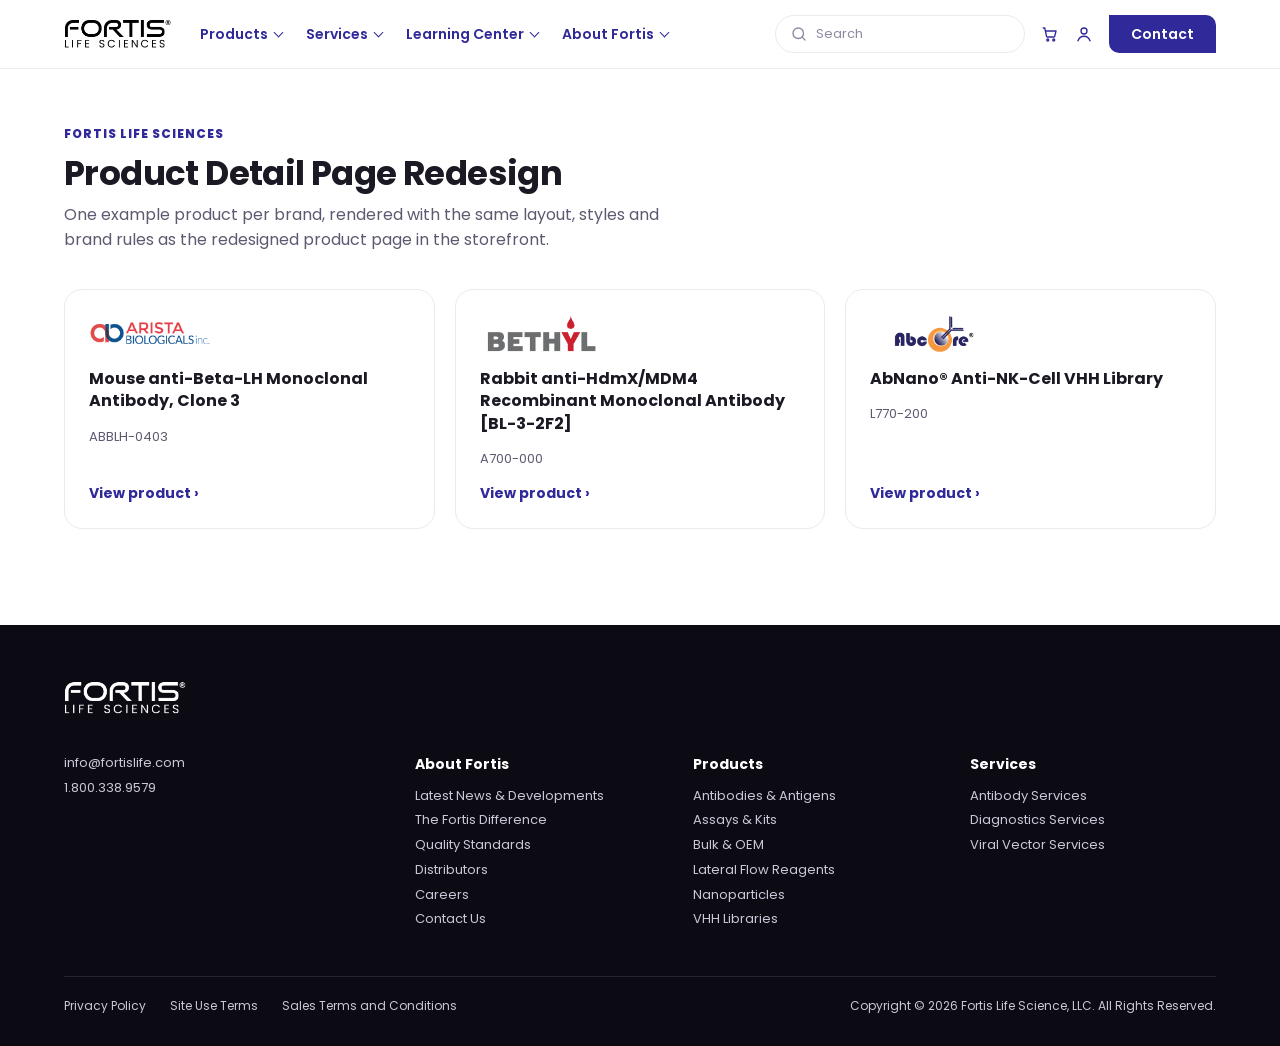
<file: index.html>
<!doctype html>
<html lang="en">
<head>
  <meta charset="utf-8" />
  <meta name="viewport" content="width=device-width, initial-scale=1" />
  <meta name="robots" content="noindex" />
  <title>Fortis Product Pages</title>
  <meta name="description" content="Product detail pages for Arista, Bethyl and AbCore." />
  <link rel="preconnect" href="https://fonts.googleapis.com" />
  <link rel="preconnect" href="https://fonts.gstatic.com" crossorigin />
  <link href="https://fonts.googleapis.com/css2?family=Poppins:wght@400;500;600;700;800&display=swap" rel="stylesheet" />
  <link rel="stylesheet" href="./assets/site.css" />
  
</head>
<body>
  
  <header class="site-header" id="fixed-header-wrapper">
    <div class="site-header-inner">
      <a class="site-logo" href="./"><img src="./assets/img/logos/fortis-logo.png" alt="Fortis Life Sciences" /></a>
      <nav class="site-nav"><span>Products</span><span>Services</span><span>Learning Center</span><span>About Fortis</span></nav>
      <div class="site-tools">
        <div class="site-search"><svg viewBox="0 0 24 24"><circle cx="11" cy="11" r="7" /><path d="M20 20l-3.5-3.5" /></svg>Search</div>
        <span class="site-icon"><svg viewBox="0 0 24 24"><path d="M3 4h2l2.4 11.2a1 1 0 0 0 1 .8h8.9a1 1 0 0 0 1-.8L20 8H6.2" /><circle cx="9" cy="20" r="1.3" /><circle cx="17" cy="20" r="1.3" /></svg></span>
        <span class="site-icon"><svg viewBox="0 0 24 24"><circle cx="12" cy="8" r="4" /><path d="M4 21c1.5-4 4.5-6 8-6s6.5 2 8 6" /></svg></span>
        <a class="site-contact" href="https://www.fortislife.com/contact-us">Contact</a>
      </div>
    </div>
  </header>
  
  <main class="index">
    <style>
      .index { width: min(1152px, calc(100% - 32px)); margin: 0 auto; padding: 56px 0 24px; }
      .index-eyebrow { font-size: 12px; font-weight: 800; letter-spacing: 1px; text-transform: uppercase; color: #30299a; }
      .index h1 { margin: 10px 0 8px; font-size: 34px; letter-spacing: -0.6px; line-height: 1.2; }
      .index > p { margin: 0; color: #5c5a70; max-width: 640px; line-height: 1.6; }
      .index-grid { display: grid; grid-template-columns: repeat(3, minmax(0, 1fr)); gap: 20px; margin-top: 36px; }
      .index-card { display: flex; flex-direction: column; gap: 14px; padding: 24px; border: 1px solid #eaeaf1; border-radius: 18px; color: inherit; text-decoration: none; transition: border-color .18s, box-shadow .18s; }
      .index-card:hover { border-color: #30299a; box-shadow: 0 18px 42px -34px rgba(36, 30, 122, .5); }
      .index-card img { height: 40px; width: auto; align-self: flex-start; }
      .index-card strong { font-size: 16px; line-height: 1.4; }
      .index-card span { color: #5c5a70; font-size: 13px; }
      .index-card em { margin-top: auto; font-style: normal; color: #30299a; font-weight: 700; font-size: 14px; }
      @media (max-width: 760px) { .index-grid { grid-template-columns: 1fr; } .index h1 { font-size: 26px; } }
    </style>
    <div class="index-eyebrow">Fortis Life Sciences</div>
    <h1>Product Detail Page Redesign</h1>
    <p>One example product per brand, rendered with the same layout, styles and brand rules as the redesigned product page in the storefront.</p>
    <div class="index-grid">
      
      <a class="index-card" href="./arista/">
        <img src="./assets/img/logos/arista-logo.png" alt="Arista Biologicals" />
        <strong>Mouse anti-Beta-LH Monoclonal Antibody, Clone 3</strong>
        <span>ABBLH-0403</span>
        <em>View product ›</em>
      </a>
      <a class="index-card" href="./bethyl/">
        <img src="./assets/img/logos/bethyl-logo.png" alt="Bethyl Laboratories" />
        <strong>Rabbit anti-HdmX/MDM4 Recombinant Monoclonal Antibody [BL-3-2F2]</strong>
        <span>A700-000</span>
        <em>View product ›</em>
      </a>
      <a class="index-card" href="./abcore/">
        <img src="./assets/img/logos/abcore-logo.png" alt="AbCore" />
        <strong>AbNano® Anti-NK-Cell VHH Library</strong>
        <span>L770-200</span>
        <em>View product ›</em>
      </a>
    </div>
  </main>
  
  <footer class="site-footer">
    <div class="site-footer-inner">
      <img class="site-footer-logo" src="./assets/img/logos/fortis-logo-white.png" alt="Fortis Life Sciences" />
      <div class="site-footer-grid">
        <div>
          <a href="mailto:info@fortislife.com">info@fortislife.com</a>
          <a href="tel:18003389579">1.800.338.9579</a>
        </div>
        <div><h4>About Fortis</h4><a href="https://www.fortislife.com">Latest News &amp; Developments</a><a href="https://www.fortislife.com">The Fortis Difference</a><a href="https://www.fortislife.com">Quality Standards</a><a href="https://www.fortislife.com">Distributors</a><a href="https://www.fortislife.com">Careers</a><a href="https://www.fortislife.com">Contact Us</a></div>
        <div><h4>Products</h4><a href="https://www.fortislife.com">Antibodies &amp; Antigens</a><a href="https://www.fortislife.com">Assays &amp; Kits</a><a href="https://www.fortislife.com">Bulk &amp; OEM</a><a href="https://www.fortislife.com">Lateral Flow Reagents</a><a href="https://www.fortislife.com">Nanoparticles</a><a href="https://www.fortislife.com">VHH Libraries</a></div>
        <div><h4>Services</h4><a href="https://www.fortislife.com">Antibody Services</a><a href="https://www.fortislife.com">Diagnostics Services</a><a href="https://www.fortislife.com">Viral Vector Services</a></div>
      </div>
      <div class="site-footer-bottom">
        <nav><span>Privacy Policy</span><span>Site Use Terms</span><span>Sales Terms and Conditions</span></nav>
        <span>Copyright © 2026 Fortis Life Science, LLC. All Rights Reserved.</span>
      </div>
    </div>
  </footer>
  
</body>
</html>
</file>
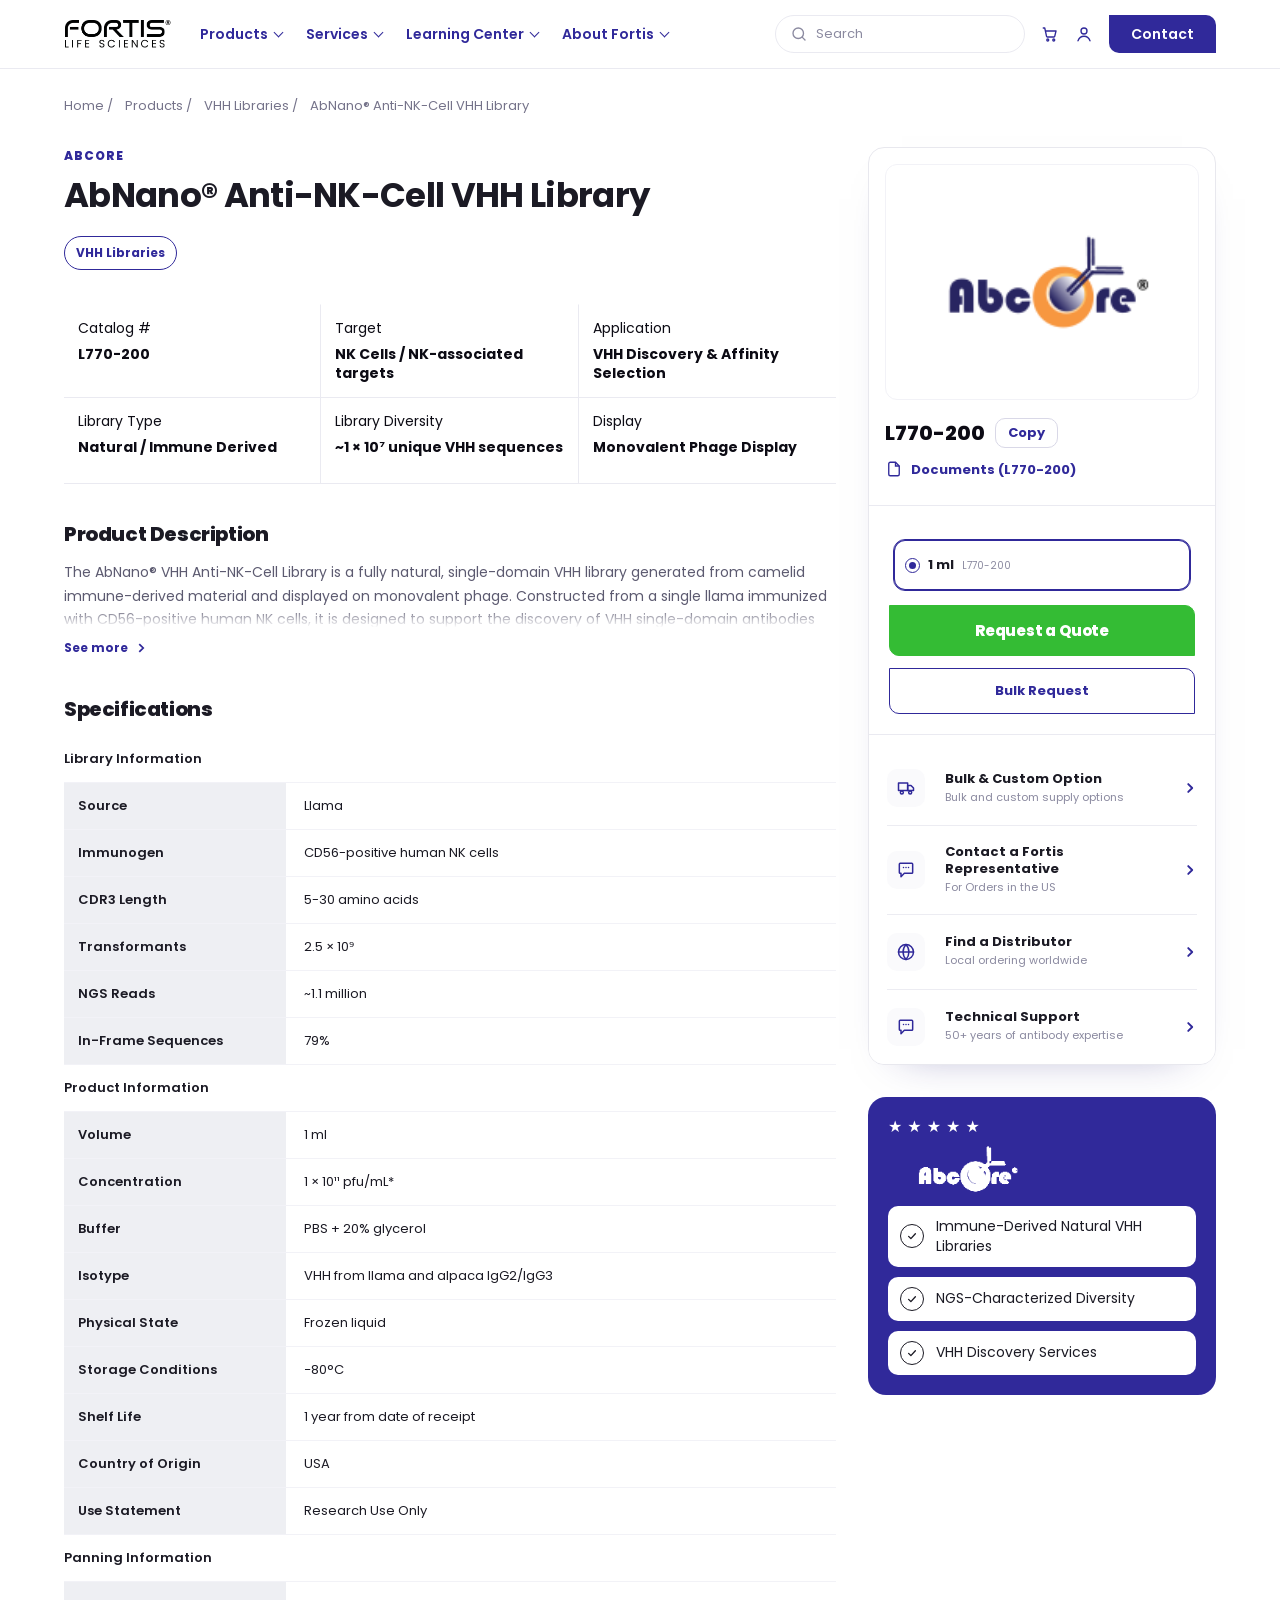
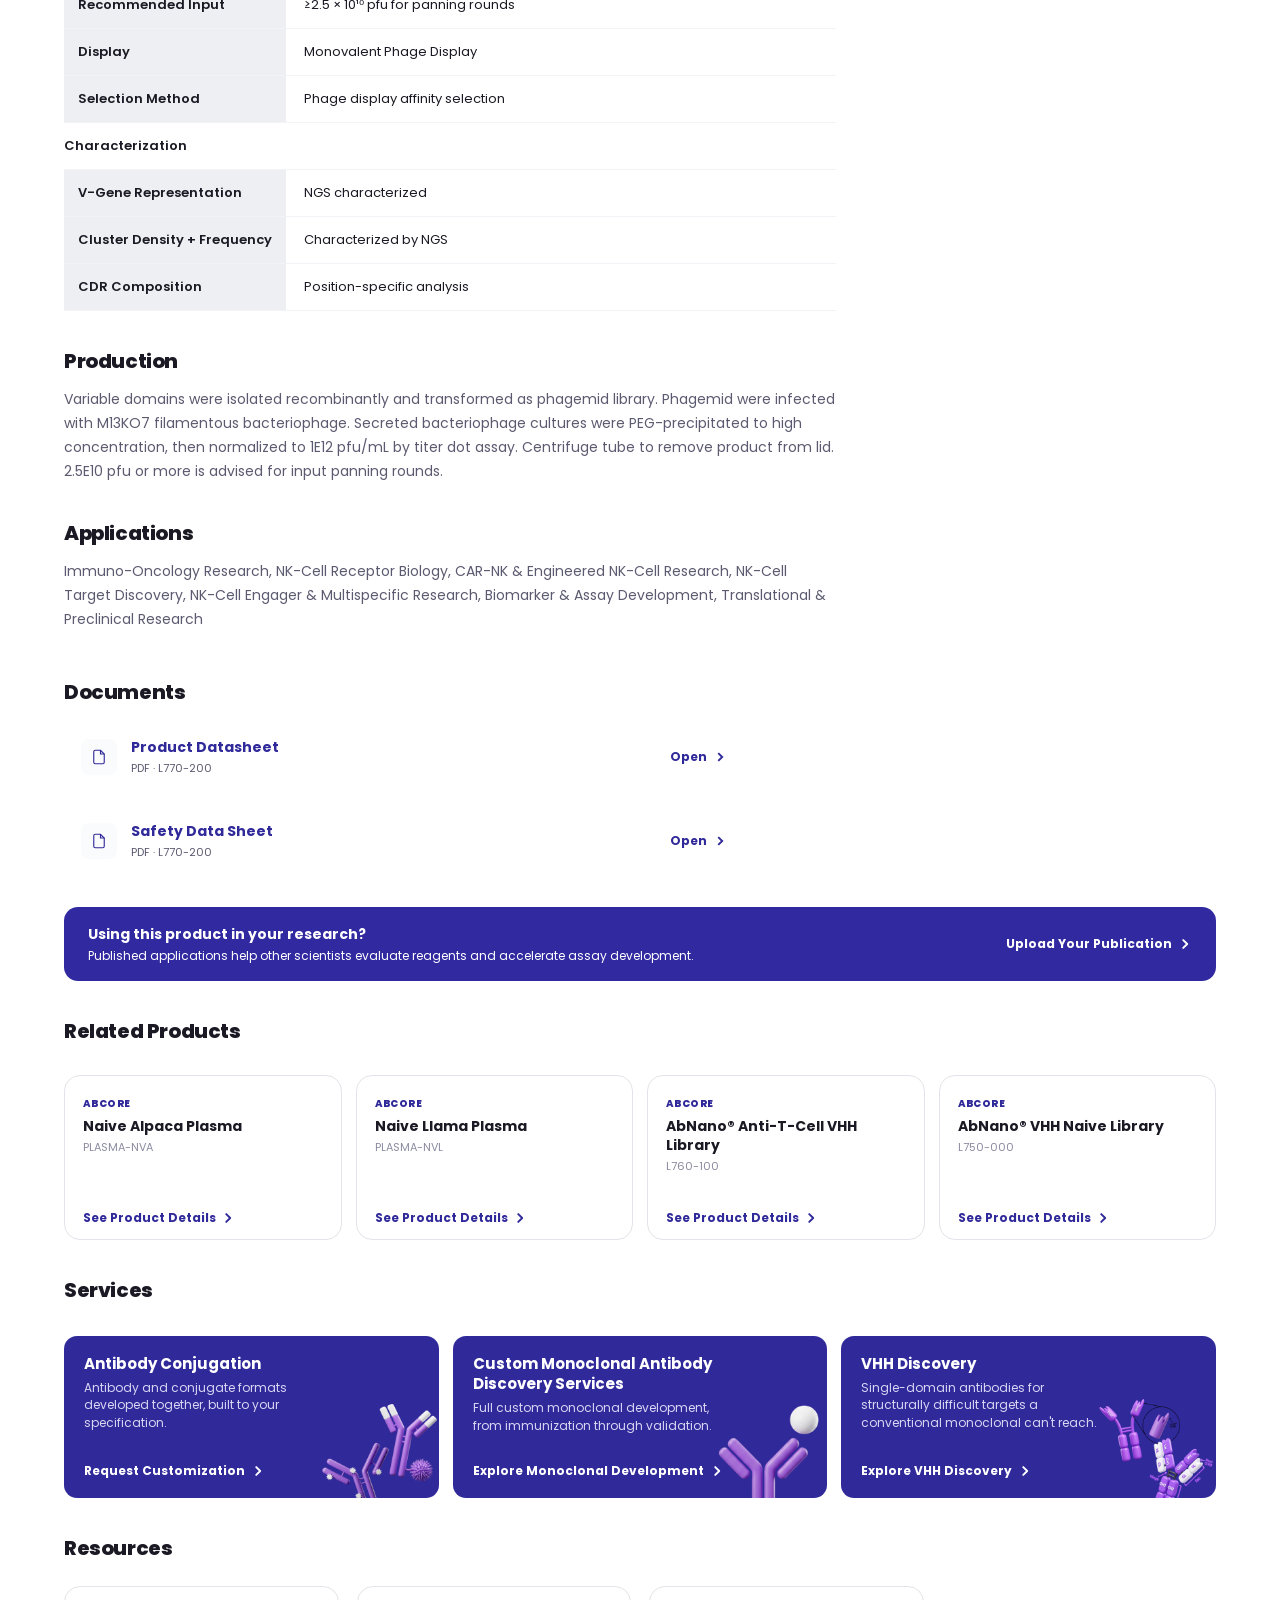
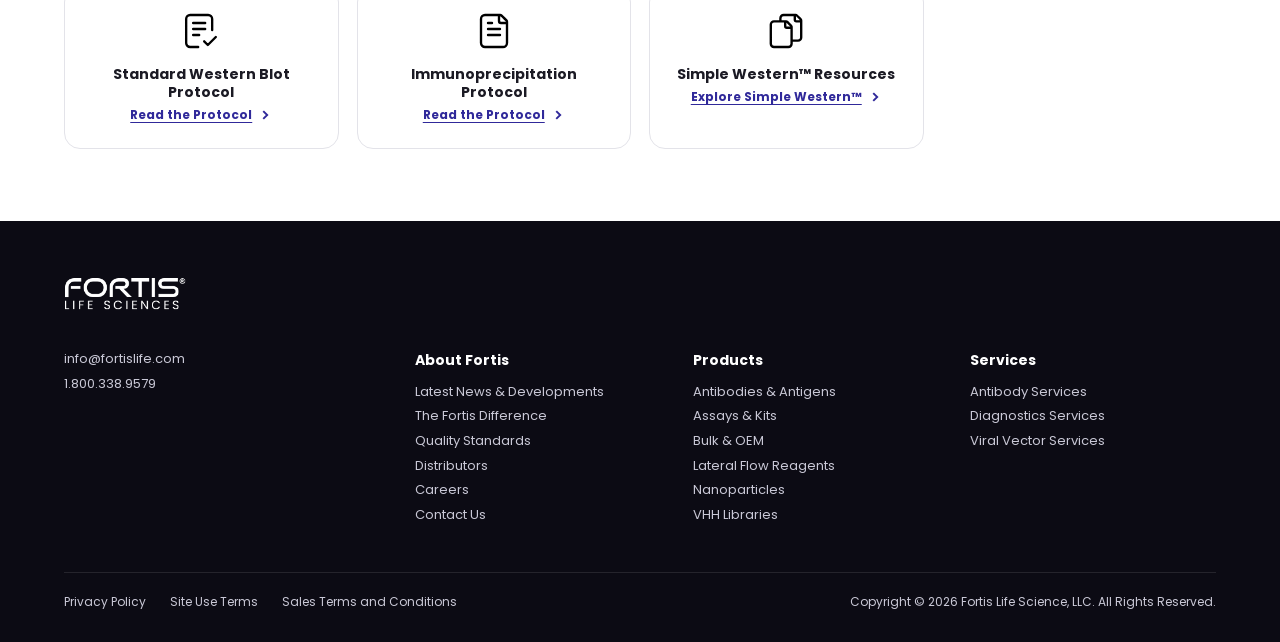
<file: abcore/index.html>
<!doctype html>
<html lang="en">
<head>
  <meta charset="utf-8" />
  <meta name="viewport" content="width=device-width, initial-scale=1" />
  <meta name="robots" content="noindex" />
  <title>AbCore AbNano® Anti-NK-Cell VHH Library (L770-200)</title>
  <meta name="description" content="AbCore AbNano® Anti-NK-Cell VHH Library" />
  <link rel="preconnect" href="https://fonts.googleapis.com" />
  <link rel="preconnect" href="https://fonts.gstatic.com" crossorigin />
  <link href="https://fonts.googleapis.com/css2?family=Poppins:wght@400;500;600;700;800&display=swap" rel="stylesheet" />
  <link rel="stylesheet" href="../assets/site.css" />
  <link rel="stylesheet" href="../assets/pdp.css" />
</head>
<body>
  
  <header class="site-header" id="fixed-header-wrapper">
    <div class="site-header-inner">
      <a class="site-logo" href="../"><img src="../assets/img/logos/fortis-logo.png" alt="Fortis Life Sciences" /></a>
      <nav class="site-nav"><span>Products</span><span>Services</span><span>Learning Center</span><span>About Fortis</span></nav>
      <div class="site-tools">
        <div class="site-search"><svg viewBox="0 0 24 24"><circle cx="11" cy="11" r="7" /><path d="M20 20l-3.5-3.5" /></svg>Search</div>
        <span class="site-icon"><svg viewBox="0 0 24 24"><path d="M3 4h2l2.4 11.2a1 1 0 0 0 1 .8h8.9a1 1 0 0 0 1-.8L20 8H6.2" /><circle cx="9" cy="20" r="1.3" /><circle cx="17" cy="20" r="1.3" /></svg></span>
        <span class="site-icon"><svg viewBox="0 0 24 24"><circle cx="12" cy="8" r="4" /><path d="M4 21c1.5-4 4.5-6 8-6s6.5 2 8 6" /></svg></span>
        <a class="site-contact" href="https://www.fortislife.com/contact-us">Contact</a>
      </div>
    </div>
  </header>
  
  <div class="page" data-brand="abcore">
    <div class="container">
      
      <nav class="breadcrumbs" aria-label="Breadcrumb">
        <span><a href="https://www.fortislife.com/">Home</a><span aria-hidden="true"> / </span></span><span><a href="https://www.fortislife.com/products">Products</a><span aria-hidden="true"> / </span></span><span><a href="https://www.fortislife.com/products/vhh-libraries">VHH Libraries</a><span aria-hidden="true"> / </span></span>
        <span aria-current="page">AbNano® Anti-NK-Cell VHH Library</span>
      </nav>
      <div class="heroGrid">
        <div class="heroCopy">
          <div class="eyebrow">AbCore</div>
          <div class="titleLine"><h1 class="title">AbNano® Anti-NK-Cell VHH Library</h1></div>
          <div class="chips"><span class="chip chipOutline">VHH Libraries</span></div>
          
      <div class="heroFacts">
        <div class="heroFact"><span>Catalog #</span><strong data-catalog>L770-200</strong></div>
        <div class="heroFact"><span>Target</span><strong>NK Cells / NK-associated targets</strong></div><div class="heroFact"><span>Application</span><strong>VHH Discovery &amp; Affinity Selection</strong></div><div class="heroFact"><span>Library Type</span><strong>Natural / Immune Derived</strong></div><div class="heroFact"><span>Library Diversity</span><strong>~1 × 10⁷ unique VHH sequences</strong></div><div class="heroFact"><span>Display</span><strong>Monovalent Phage Display</strong></div>
      </div>
          <div class="mobileGalleryMount"><div class="mediaTop">
      <div class="mediaMain">
        <img data-gallery-main src="../assets/img/logos/abcore-logo.png" alt="AbNano® Anti-NK-Cell VHH Library, no image available" />
        
        
      </div>
      
      </div></div>
          
      <section class="description">
        <h2 class="heading">Product Description</h2>
        <div class="clamp"><p>The AbNano® VHH Anti-NK-Cell Library is a fully natural, single-domain VHH library generated from camelid immune-derived material and displayed on monovalent phage. Constructed from a single llama immunized with CD56-positive human NK cells, it is designed to support the discovery of VHH single-domain antibodies against NK-cell-associated targets.</p><p>The library has been characterized by next-generation sequencing, including V-gene representation, cluster density and frequency, and position-specific CDR composition.</p></div>
        <button type="button" class="seeMore" data-see-more><span>See more</span><svg viewBox="0 0 16 16" aria-hidden="true"><path d="M6 3.5 10.5 8 6 12.5" /></svg></button>
      </section>
      <section class="section">
        <h2 class="heading">Specifications</h2>
        <div class="specTable">
          <div>
            <div class="specGroup">Library Information</div>
            <div class="specRow"><span class="specLabel">Source</span><div class="specValue">Llama</div></div><div class="specRow"><span class="specLabel">Immunogen</span><div class="specValue">CD56-positive human NK cells</div></div><div class="specRow"><span class="specLabel">CDR3 Length</span><div class="specValue">5-30 amino acids</div></div><div class="specRow"><span class="specLabel">Transformants</span><div class="specValue">2.5 × 10⁹</div></div><div class="specRow"><span class="specLabel">NGS Reads</span><div class="specValue">~1.1 million</div></div><div class="specRow"><span class="specLabel">In-Frame Sequences</span><div class="specValue">79%</div></div>
          </div><div>
            <div class="specGroup">Product Information</div>
            <div class="specRow"><span class="specLabel">Volume</span><div class="specValue">1 ml</div></div><div class="specRow"><span class="specLabel">Concentration</span><div class="specValue">1 × 10¹¹ pfu/mL*</div></div><div class="specRow"><span class="specLabel">Buffer</span><div class="specValue">PBS + 20% glycerol</div></div><div class="specRow"><span class="specLabel">Isotype</span><div class="specValue">VHH from llama and alpaca IgG2/IgG3</div></div><div class="specRow"><span class="specLabel">Physical State</span><div class="specValue">Frozen liquid</div></div><div class="specRow"><span class="specLabel">Storage Conditions</span><div class="specValue">−80°C</div></div><div class="specRow"><span class="specLabel">Shelf Life</span><div class="specValue">1 year from date of receipt</div></div><div class="specRow"><span class="specLabel">Country of Origin</span><div class="specValue">USA</div></div><div class="specRow"><span class="specLabel">Use Statement</span><div class="specValue">Research Use Only</div></div>
          </div><div>
            <div class="specGroup">Panning Information</div>
            <div class="specRow"><span class="specLabel">Recommended Input</span><div class="specValue">≥2.5 × 10¹⁰ pfu for panning rounds</div></div><div class="specRow"><span class="specLabel">Display</span><div class="specValue">Monovalent Phage Display</div></div><div class="specRow"><span class="specLabel">Selection Method</span><div class="specValue">Phage display affinity selection</div></div>
          </div><div>
            <div class="specGroup">Characterization</div>
            <div class="specRow"><span class="specLabel">V-Gene Representation</span><div class="specValue">NGS characterized</div></div><div class="specRow"><span class="specLabel">Cluster Density + Frequency</span><div class="specValue">Characterized by NGS</div></div><div class="specRow"><span class="specLabel">CDR Composition</span><div class="specValue">Position-specific analysis</div></div>
          </div>
        </div>
      </section>
      <section class="section">
        <h2 class="heading">Production</h2>
        <p class="copy">Variable domains were isolated recombinantly and transformed as phagemid library. Phagemid were infected with M13KO7 filamentous bacteriophage. Secreted bacteriophage cultures were PEG-precipitated to high concentration, then normalized to 1E12 pfu/mL by titer dot assay. Centrifuge tube to remove product from lid. 2.5E10 pfu or more is advised for input panning rounds.</p>
      </section>
      <section class="section">
        <h2 class="heading">Applications</h2>
        <p class="copy">Immuno-Oncology Research, NK-Cell Receptor Biology, CAR-NK &amp; Engineered NK-Cell Research, NK-Cell Target Discovery, NK-Cell Engager &amp; Multispecific Research, Biomarker &amp; Assay Development, Translational &amp; Preclinical Research</p>
        
      </section>
      <section class="documents" id="document-section">
        <h2 class="heading">Documents</h2>
        <a class="documentLink" href="#">
          <div class="documentRow">
            <span class="docIcon"><svg viewBox="0 0 24 24" aria-hidden="true"><path d="M14 3H7a2 2 0 0 0-2 2v14a2 2 0 0 0 2 2h10a2 2 0 0 0 2-2V8z" /><path d="M14 3v5h5" /></svg></span>
            <span>
              <span class="docTitle">Product Datasheet</span>
              <span class="docSub">PDF · L770-200</span>
            </span>
            <span class="docAction"><span>Open</span><svg viewBox="0 0 16 16" aria-hidden="true"><path d="M6 3.5 10.5 8 6 12.5" /></svg></span>
          </div>
        </a><a class="documentLink" href="#">
          <div class="documentRow">
            <span class="docIcon"><svg viewBox="0 0 24 24" aria-hidden="true"><path d="M14 3H7a2 2 0 0 0-2 2v14a2 2 0 0 0 2 2h10a2 2 0 0 0 2-2V8z" /><path d="M14 3v5h5" /></svg></span>
            <span>
              <span class="docTitle">Safety Data Sheet</span>
              <span class="docSub">PDF · L770-200</span>
            </span>
            <span class="docAction"><span>Open</span><svg viewBox="0 0 16 16" aria-hidden="true"><path d="M6 3.5 10.5 8 6 12.5" /></svg></span>
          </div>
        </a>
      </section>
        </div>
        <aside class="rail">
          <div class="mediaCard">
      <div class="mediaTop">
        
      <div class="mediaMain">
        <img data-gallery-main src="../assets/img/logos/abcore-logo.png" alt="AbNano® Anti-NK-Cell VHH Library, no image available" />
        
        
      </div>
      
      
        <div class="mediaCodeRow">
          <span class="mediaSku" data-catalog>L770-200</span>
          <button type="button" class="copyChip" data-copy="L770-200">Copy</button>
        </div>
        <div class="mediaLinkRow">
          <a href="#document-section" data-scroll-to="document-section"><svg viewBox="0 0 24 24" aria-hidden="true"><path d="M14 3H7a2 2 0 0 0-2 2v14a2 2 0 0 0 2 2h10a2 2 0 0 0 2-2V8z" /><path d="M14 3v5h5" /></svg><span>Documents (L770-200)</span></a>
          
        </div>
      </div>
      
    <div class="buyPanel">
      
      <div class="optionPicker">
        <div class="optionList" role="radiogroup">
          
          <button type="button" role="radio" aria-checked="true" data-value="1ml" data-sku="L770-200" class="sizeOption sizeOptionSelected">
            <span class="optionRadio" aria-hidden="true"></span>
            <span class="sizeMain">1 ml</span>
            <span class="sizeSku">L770-200</span>
            
          </button>
        </div>
      </div>
      <div style="margin-top: 14px">
        
      </div>
      <a href="https://www.fortislife.com/contact-us" class="buyBtn custom-CTA-button" style="margin-top: 12px; width: 100%">Request a Quote</a>
      
      <a href="https://www.fortislife.com/bulk-custom-oem" class="bulkBtn">Bulk Request</a>
    </div>
      <div class="supportPanel">
      <a class="supportRow" href="https://www.fortislife.com/bulk-custom-oem">
        <span class="supportIcon"><svg viewBox="0 0 24 24" aria-hidden="true"><path d="M3 6h11v9H3z" /><path d="M14 9h4l3 3v3h-7z" /><circle cx="7" cy="17.5" r="1.8" /><circle cx="17" cy="17.5" r="1.8" /></svg></span>
        <span>
          <span class="supportTitle">Bulk &amp; Custom Option</span>
          <span class="supportSub">Bulk and custom supply options</span>
        </span>
        <span class="supportArrow"><svg viewBox="0 0 16 16" aria-hidden="true"><path d="M6 3.5 10.5 8 6 12.5" /></svg></span>
      </a>
      <a class="supportRow" href="https://www.fortislife.com/#distributors">
        <span class="supportIcon"><svg viewBox="0 0 24 24" aria-hidden="true"><path d="M5 4h14a1 1 0 0 1 1 1v10a1 1 0 0 1-1 1H10l-4 4v-4H5a1 1 0 0 1-1-1V5a1 1 0 0 1 1-1z" /><path d="M9 9h.01M12 9h.01M15 9h.01" /></svg></span>
        <span>
          <span class="supportTitle">Contact a Fortis Representative</span>
          <span class="supportSub">For Orders in the US</span>
        </span>
        <span class="supportArrow"><svg viewBox="0 0 16 16" aria-hidden="true"><path d="M6 3.5 10.5 8 6 12.5" /></svg></span>
      </a>
      <a class="supportRow" href="https://www.fortislife.com/distributors">
        <span class="supportIcon"><svg viewBox="0 0 24 24" aria-hidden="true"><circle cx="12" cy="12" r="9" /><path d="M3 12h18M12 3c2.5 2.7 3.5 5.7 3.5 9s-1 6.3-3.5 9c-2.5-2.7-3.5-5.7-3.5-9s1-6.3 3.5-9z" /></svg></span>
        <span>
          <span class="supportTitle">Find a Distributor</span>
          <span class="supportSub">Local ordering worldwide</span>
        </span>
        <span class="supportArrow"><svg viewBox="0 0 16 16" aria-hidden="true"><path d="M6 3.5 10.5 8 6 12.5" /></svg></span>
      </a>
      <a class="supportRow" href="https://www.fortislife.com/contact-us">
        <span class="supportIcon"><svg viewBox="0 0 24 24" aria-hidden="true"><path d="M5 4h14a1 1 0 0 1 1 1v10a1 1 0 0 1-1 1H10l-4 4v-4H5a1 1 0 0 1-1-1V5a1 1 0 0 1 1-1z" /><path d="M9 9h.01M12 9h.01M15 9h.01" /></svg></span>
        <span>
          <span class="supportTitle">Technical Support</span>
          <span class="supportSub">50+ years of antibody expertise</span>
        </span>
        <span class="supportArrow"><svg viewBox="0 0 16 16" aria-hidden="true"><path d="M6 3.5 10.5 8 6 12.5" /></svg></span>
      </a></div></div>
          <div class="brandCard">
      <p class="stars" aria-hidden="true">★★★★★</p>
      
      <img class="brandLogoSolo" src="../assets/img/logos/abcore-logo-white.png" alt="AbCore" />
      <div class="benefit"><span class="check"><svg viewBox="0 0 16 16" aria-hidden="true"><path d="M3.5 8.5L6.5 11.5L12.5 5" /></svg></span><span>Immune-Derived Natural VHH Libraries</span></div><div class="benefit"><span class="check"><svg viewBox="0 0 16 16" aria-hidden="true"><path d="M3.5 8.5L6.5 11.5L12.5 5" /></svg></span><span>NGS-Characterized Diversity</span></div><div class="benefit"><span class="check"><svg viewBox="0 0 16 16" aria-hidden="true"><path d="M3.5 8.5L6.5 11.5L12.5 5" /></svg></span><span>VHH Discovery Services</span></div></div>
        </aside>
      </div>
      
      <section class="publicationCta">
        <span class="ctaCopy">
          <strong>Using this product in your research?</strong>
          <span>Published applications help other scientists evaluate reagents and accelerate assay development.</span>
        </span>
        <a class="ctaLink" href="https://www.fortislife.com/contact-us"><span>Upload Your Publication</span><svg viewBox="0 0 16 16" aria-hidden="true"><path d="M6 3.5 10.5 8 6 12.5" /></svg></a>
      </section>
      <section class="section">
        <h2 class="heading">Related Products</h2>
        <div class="relatedGrid">
          
          <article class="relatedCard">
            <div>
              <div class="relatedBrand">AbCore</div>
              <h3>Naive Alpaca Plasma</h3>
              <div class="relatedSku">PLASMA-NVA</div>
            </div>
            <a href="https://www.fortislife.com/product/PLASMA-NVA"><span>See Product Details</span><svg viewBox="0 0 16 16" aria-hidden="true"><path d="M6 3.5 10.5 8 6 12.5" /></svg></a>
          </article>
          <article class="relatedCard">
            <div>
              <div class="relatedBrand">AbCore</div>
              <h3>Naive Llama Plasma</h3>
              <div class="relatedSku">PLASMA-NVL</div>
            </div>
            <a href="https://www.fortislife.com/product/PLASMA-NVL"><span>See Product Details</span><svg viewBox="0 0 16 16" aria-hidden="true"><path d="M6 3.5 10.5 8 6 12.5" /></svg></a>
          </article>
          <article class="relatedCard">
            <div>
              <div class="relatedBrand">AbCore</div>
              <h3>AbNano® Anti-T-Cell VHH Library</h3>
              <div class="relatedSku">L760-100</div>
            </div>
            <a href="https://www.fortislife.com/product/L760-100"><span>See Product Details</span><svg viewBox="0 0 16 16" aria-hidden="true"><path d="M6 3.5 10.5 8 6 12.5" /></svg></a>
          </article>
          <article class="relatedCard">
            <div>
              <div class="relatedBrand">AbCore</div>
              <h3>AbNano® VHH Naive Library</h3>
              <div class="relatedSku">L750-000</div>
            </div>
            <a href="https://www.fortislife.com/product/L750-000"><span>See Product Details</span><svg viewBox="0 0 16 16" aria-hidden="true"><path d="M6 3.5 10.5 8 6 12.5" /></svg></a>
          </article>
        </div>
      </section>
      <section class="section">
        <h2 class="heading">Services</h2>
        <div class="servicesGrid">
          
          <a class="serviceCard" href="https://www.fortislife.com/antibody-conjugation-services">
            <div class="formatTitle">Antibody Conjugation</div>
            <p>Antibody and conjugate formats developed together, built to your specification.</p>
            <span class="formatLink"><span>Request Customization</span><svg viewBox="0 0 16 16" aria-hidden="true"><path d="M6 3.5 10.5 8 6 12.5" /></svg></span>
            <span class="antibodyArt" aria-hidden="true"><img src="../assets/img/services/bethyl-1.png" alt="" /></span>
          </a>
          <a class="serviceCard" href="https://www.fortislife.com/custom-monoclonal-antibodies">
            <div class="formatTitle">Custom Monoclonal Antibody Discovery Services</div>
            <p>Full custom monoclonal development, from immunization through validation.</p>
            <span class="formatLink"><span>Explore Monoclonal Development</span><svg viewBox="0 0 16 16" aria-hidden="true"><path d="M6 3.5 10.5 8 6 12.5" /></svg></span>
            <span class="antibodyArt" aria-hidden="true"><img src="../assets/img/services/bethyl-2.png" alt="" /></span>
          </a>
          <a class="serviceCard" href="https://www.fortislife.com/vhh-discovery">
            <div class="formatTitle">VHH Discovery</div>
            <p>Single-domain antibodies for structurally difficult targets a conventional monoclonal can't reach.</p>
            <span class="formatLink"><span>Explore VHH Discovery</span><svg viewBox="0 0 16 16" aria-hidden="true"><path d="M6 3.5 10.5 8 6 12.5" /></svg></span>
            <span class="antibodyArt" aria-hidden="true"><img src="../assets/img/services/bethyl-3.png" alt="" /></span>
          </a>
        </div>
      </section>
      <section class="section">
        <h2 class="heading">Resources</h2>
        <div class="resourcesGrid">
          
          <article class="resourceCard">
            <img class="resourceIcon" src="../assets/img/resources/file-check-02.svg" alt="" />
            <h3>Standard Western Blot Protocol</h3>
            <a href="https://www.fortislife.com/protocols"><span>Read the Protocol</span><svg viewBox="0 0 16 16" aria-hidden="true"><path d="M6 3.5 10.5 8 6 12.5" /></svg></a>
          </article>
          <article class="resourceCard">
            <img class="resourceIcon" src="../assets/img/resources/file-05.svg" alt="" />
            <h3>Immunoprecipitation Protocol</h3>
            <a href="https://www.fortislife.com/protocols"><span>Read the Protocol</span><svg viewBox="0 0 16 16" aria-hidden="true"><path d="M6 3.5 10.5 8 6 12.5" /></svg></a>
          </article>
          <article class="resourceCard">
            <img class="resourceIcon" src="../assets/img/resources/file-multiple.svg" alt="" />
            <h3>Simple Western™ Resources</h3>
            <a href="https://www.fortislife.com/resources"><span>Explore Simple Western™</span><svg viewBox="0 0 16 16" aria-hidden="true"><path d="M6 3.5 10.5 8 6 12.5" /></svg></a>
          </article>
        </div>
      </section>
    </div>

    <div class="mobilePurchase">
      <div class="mobileDrawer">
        <div class="mobileDrawerScroll">
          <div class="mobileDrawerCtas"><a href="https://www.fortislife.com/bulk-custom-oem" class="bulkBtn">Bulk Request</a></div>
          <div class="mobileSupportWrap"><div class="supportPanel">
      <a class="supportRow" href="https://www.fortislife.com/bulk-custom-oem">
        <span class="supportIcon"><svg viewBox="0 0 24 24" aria-hidden="true"><path d="M3 6h11v9H3z" /><path d="M14 9h4l3 3v3h-7z" /><circle cx="7" cy="17.5" r="1.8" /><circle cx="17" cy="17.5" r="1.8" /></svg></span>
        <span>
          <span class="supportTitle">Bulk &amp; Custom Option</span>
          <span class="supportSub">Bulk and custom supply options</span>
        </span>
        <span class="supportArrow"><svg viewBox="0 0 16 16" aria-hidden="true"><path d="M6 3.5 10.5 8 6 12.5" /></svg></span>
      </a>
      <a class="supportRow" href="https://www.fortislife.com/#distributors">
        <span class="supportIcon"><svg viewBox="0 0 24 24" aria-hidden="true"><path d="M5 4h14a1 1 0 0 1 1 1v10a1 1 0 0 1-1 1H10l-4 4v-4H5a1 1 0 0 1-1-1V5a1 1 0 0 1 1-1z" /><path d="M9 9h.01M12 9h.01M15 9h.01" /></svg></span>
        <span>
          <span class="supportTitle">Contact a Fortis Representative</span>
          <span class="supportSub">For Orders in the US</span>
        </span>
        <span class="supportArrow"><svg viewBox="0 0 16 16" aria-hidden="true"><path d="M6 3.5 10.5 8 6 12.5" /></svg></span>
      </a>
      <a class="supportRow" href="https://www.fortislife.com/distributors">
        <span class="supportIcon"><svg viewBox="0 0 24 24" aria-hidden="true"><circle cx="12" cy="12" r="9" /><path d="M3 12h18M12 3c2.5 2.7 3.5 5.7 3.5 9s-1 6.3-3.5 9c-2.5-2.7-3.5-5.7-3.5-9s1-6.3 3.5-9z" /></svg></span>
        <span>
          <span class="supportTitle">Find a Distributor</span>
          <span class="supportSub">Local ordering worldwide</span>
        </span>
        <span class="supportArrow"><svg viewBox="0 0 16 16" aria-hidden="true"><path d="M6 3.5 10.5 8 6 12.5" /></svg></span>
      </a>
      <a class="supportRow" href="https://www.fortislife.com/contact-us">
        <span class="supportIcon"><svg viewBox="0 0 24 24" aria-hidden="true"><path d="M5 4h14a1 1 0 0 1 1 1v10a1 1 0 0 1-1 1H10l-4 4v-4H5a1 1 0 0 1-1-1V5a1 1 0 0 1 1-1z" /><path d="M9 9h.01M12 9h.01M15 9h.01" /></svg></span>
        <span>
          <span class="supportTitle">Technical Support</span>
          <span class="supportSub">50+ years of antibody expertise</span>
        </span>
        <span class="supportArrow"><svg viewBox="0 0 16 16" aria-hidden="true"><path d="M6 3.5 10.5 8 6 12.5" /></svg></span>
      </a></div></div>
          <div class="mobileBrandWrap"><div class="brandCard">
      <p class="stars" aria-hidden="true">★★★★★</p>
      
      <img class="brandLogoSolo" src="../assets/img/logos/abcore-logo-white.png" alt="AbCore" />
      <div class="benefit"><span class="check"><svg viewBox="0 0 16 16" aria-hidden="true"><path d="M3.5 8.5L6.5 11.5L12.5 5" /></svg></span><span>Immune-Derived Natural VHH Libraries</span></div><div class="benefit"><span class="check"><svg viewBox="0 0 16 16" aria-hidden="true"><path d="M3.5 8.5L6.5 11.5L12.5 5" /></svg></span><span>NGS-Characterized Diversity</span></div><div class="benefit"><span class="check"><svg viewBox="0 0 16 16" aria-hidden="true"><path d="M3.5 8.5L6.5 11.5L12.5 5" /></svg></span><span>VHH Discovery Services</span></div></div></div>
        </div>
      </div>
      <div class="mobileBar mobileBarActive">
        <button type="button" class="mobileDrawerToggle" aria-expanded="false">
          <span class="mobileSupportLabel">See Support</span>
          <svg viewBox="0 0 24 24" aria-hidden="true"><path d="M6 15l6-6 6 6" /></svg>
        </button>
        
        <div class="mobileSizePicker" data-mobile-size-picker>
          <button type="button" class="mobileSizeTrigger" aria-haspopup="listbox" aria-expanded="false">
            <span class="mobileSizeSelected">
            <span class="sizeMain">1 ml</span>
            <span class="sizeSku">L770-200</span>
            <span class="sizePrice"></span></span>
            <span class="mobileSizeArrow" aria-hidden="true"><svg viewBox="0 0 16 16"><path d="M6 3.5 10.5 8 6 12.5" /></svg></span>
          </button>
          <div class="mobileSizeOptions" role="listbox" aria-label="Product size" hidden>
            
            <button type="button" role="option" aria-selected="true" data-value="1ml" class="mobileSizeOption mobileSizeOptionSelected">
            <span class="sizeMain">1 ml</span>
            <span class="sizeSku">L770-200</span>
            <span class="sizePrice"></span>
            </button>
          </div>
        </div>
        <a href="https://www.fortislife.com/contact-us" class="mobileCartBtn">Request a Quote</a>
      </div>
    </div>
    
  </div>
  
  <footer class="site-footer">
    <div class="site-footer-inner">
      <img class="site-footer-logo" src="../assets/img/logos/fortis-logo-white.png" alt="Fortis Life Sciences" />
      <div class="site-footer-grid">
        <div>
          <a href="mailto:info@fortislife.com">info@fortislife.com</a>
          <a href="tel:18003389579">1.800.338.9579</a>
        </div>
        <div><h4>About Fortis</h4><a href="https://www.fortislife.com">Latest News &amp; Developments</a><a href="https://www.fortislife.com">The Fortis Difference</a><a href="https://www.fortislife.com">Quality Standards</a><a href="https://www.fortislife.com">Distributors</a><a href="https://www.fortislife.com">Careers</a><a href="https://www.fortislife.com">Contact Us</a></div>
        <div><h4>Products</h4><a href="https://www.fortislife.com">Antibodies &amp; Antigens</a><a href="https://www.fortislife.com">Assays &amp; Kits</a><a href="https://www.fortislife.com">Bulk &amp; OEM</a><a href="https://www.fortislife.com">Lateral Flow Reagents</a><a href="https://www.fortislife.com">Nanoparticles</a><a href="https://www.fortislife.com">VHH Libraries</a></div>
        <div><h4>Services</h4><a href="https://www.fortislife.com">Antibody Services</a><a href="https://www.fortislife.com">Diagnostics Services</a><a href="https://www.fortislife.com">Viral Vector Services</a></div>
      </div>
      <div class="site-footer-bottom">
        <nav><span>Privacy Policy</span><span>Site Use Terms</span><span>Sales Terms and Conditions</span></nav>
        <span>Copyright © 2026 Fortis Life Science, LLC. All Rights Reserved.</span>
      </div>
    </div>
  </footer>
  <script type="application/json" id="pdp-gallery">[]</script>
  <script src="../assets/pdp.js"></script>
</body>
</html>
</file>
<file: assets/site.css>
html {
  scroll-behavior: smooth;
  overflow-x: hidden;
}

body {
  margin: 0;
  background: #fff;
  color: #1b1a24;
  font-family: 'Poppins', system-ui, -apple-system, BlinkMacSystemFont, 'Segoe UI', sans-serif;
  -webkit-font-smoothing: antialiased;
  overflow-x: hidden;
}

.site-header {
  position: sticky;
  top: 0;
  z-index: 20;
  background: #fff;
  border-bottom: 1px solid #eaeaf1;
}

.site-header-inner {
  width: min(1152px, calc(100% - 32px));
  margin: 0 auto;
  height: 68px;
  display: flex;
  align-items: center;
  gap: 28px;
}

.site-logo img {
  display: block;
  height: 30px;
  width: auto;
}

.site-nav {
  display: flex;
  gap: 24px;
  font-size: 14px;
  font-weight: 600;
  color: #30299a;
}

.site-nav span::after {
  content: '';
  display: inline-block;
  width: 6px;
  height: 6px;
  margin-left: 7px;
  border-right: 1.6px solid currentColor;
  border-bottom: 1.6px solid currentColor;
  transform: translateY(-3px) rotate(45deg);
}

.site-tools {
  margin-left: auto;
  display: flex;
  align-items: center;
  gap: 16px;
}

.site-search {
  width: 220px;
  height: 36px;
  border: 1px solid #eaeaf1;
  border-radius: 999px;
  display: flex;
  align-items: center;
  gap: 8px;
  padding: 0 14px;
  color: #8b8aa0;
  font-size: 13px;
}

.site-search svg,
.site-icon svg {
  width: 18px;
  height: 18px;
  fill: none;
  stroke: currentColor;
  stroke-width: 1.8;
  stroke-linecap: round;
  stroke-linejoin: round;
}

.site-icon {
  color: #30299a;
  display: inline-flex;
}

.site-contact {
  height: 38px;
  padding: 0 22px;
  display: inline-flex;
  align-items: center;
  background: #30299a;
  color: #fff;
  font-size: 14px;
  font-weight: 600;
  border-radius: 0 10px 0 10px;
  text-decoration: none;
}

.site-footer {
  margin-top: 72px;
  background: #0c0b14;
  color: #c9c8d6;
  font-size: 13px;
  line-height: 1.9;
}

.site-footer-inner {
  width: min(1152px, calc(100% - 32px));
  margin: 0 auto;
  padding: 56px 0 28px;
}

.site-footer-grid {
  display: grid;
  grid-template-columns: 1.3fr repeat(3, 1fr);
  gap: 32px;
  margin-top: 36px;
}

.site-footer h4 {
  margin: 0 0 6px;
  color: #fff;
  font-size: 14px;
  font-weight: 700;
}

.site-footer a {
  display: block;
  color: #c9c8d6;
  text-decoration: none;
}

.site-footer a:hover {
  color: #fff;
}

.site-footer-logo {
  height: 34px;
  width: auto;
  display: block;
}

.site-footer-bottom {
  margin-top: 44px;
  padding-top: 18px;
  border-top: 1px solid rgba(255, 255, 255, 0.1);
  display: flex;
  justify-content: space-between;
  gap: 16px;
  flex-wrap: wrap;
  font-size: 12px;
}

.site-footer-bottom nav {
  display: flex;
  gap: 24px;
  flex-wrap: wrap;
}

.inventory-message {
  display: flex;
  align-items: flex-start;
  gap: 10px;
  font-size: 14px;
  line-height: 22px;
  color: #000;
}

.inventory-message svg {
  flex: 0 0 24px;
  width: 24px;
  height: 24px;
  fill: none;
  stroke: #30299a;
  stroke-width: 1.7;
  stroke-linecap: round;
  stroke-linejoin: round;
}

.cite-list {
  display: grid;
  border-top: 1px solid #eaeaf1;
}

.cite-item {
  display: grid;
  grid-template-columns: 36px minmax(0, 1fr);
  gap: 12px;
  padding: 20px 0;
  border-bottom: 1px solid #eaeaf1;
}

.cite-num {
  color: #8b8aa0;
  font-size: 12px;
  font-weight: 700;
  padding-top: 2px;
}

.cite-title {
  margin: 0;
  font-size: 15px;
  font-weight: 700;
  line-height: 1.45;
}

.cite-meta {
  margin: 4px 0 0;
  color: #5c5a70;
  font-size: 12.5px;
}

.cite-abstract {
  margin: 8px 0 0;
  color: #5c5a70;
  font-size: 12.5px;
  line-height: 1.6;
  display: -webkit-box;
  -webkit-line-clamp: 2;
  -webkit-box-orient: vertical;
  overflow: hidden;
}

.cite-tags {
  display: flex;
  gap: 6px;
  flex-wrap: wrap;
  margin-top: 10px;
}

.cite-tags span {
  border: 1px solid #eaeaf1;
  border-radius: 999px;
  padding: 1px 10px;
  font-size: 11.5px;
  color: #5c5a70;
}

.cite-link {
  display: inline-flex;
  align-items: center;
  gap: 6px;
  margin-top: 10px;
  color: #30299a;
  font-size: 13px;
  font-weight: 700;
  text-decoration: none;
}

.cite-link svg {
  width: 12px;
  height: 12px;
  fill: none;
  stroke: currentColor;
  stroke-width: 2;
}

.validation-modal {
  position: fixed;
  inset: 0;
  z-index: 60;
  display: flex;
  align-items: flex-start;
  justify-content: center;
  padding: 120px 16px 16px;
  background: rgba(27, 26, 36, 0.45);
}

.validation-modal[hidden] {
  display: none;
}

.validation-box {
  width: min(600px, 100%);
  max-height: 80vh;
  overflow-y: auto;
  background: #fff;
  border: 3px solid #348345;
  border-radius: 0 50px;
  box-shadow: 0 4px 4px rgba(0, 0, 0, 0.25);
  padding: 20px 24px;
  font-size: 14px;
  line-height: 1.6;
}

.validation-head {
  display: flex;
  justify-content: space-between;
  align-items: center;
  gap: 16px;
  margin-bottom: 12px;
  font-size: 13px;
}

.validation-head button {
  border: 0;
  background: none;
  font-size: 22px;
  line-height: 1;
  cursor: pointer;
}

.validation-more {
  display: block;
  text-align: right;
  margin-top: 14px;
  color: #30299a;
  font-weight: 500;
  text-decoration: none;
}

@media (max-width: 900px) {
  .site-nav,
  .site-search {
    display: none;
  }

  .site-footer-grid {
    grid-template-columns: 1fr 1fr;
  }
}

@media (max-width: 680px) {
  .site-footer {
    margin-top: 0;
    padding-bottom: 160px;
  }

  .site-footer-grid {
    grid-template-columns: 1fr;
  }
}

.page .bulkBtn {
  display: flex;
  align-items: center;
  justify-content: center;
}
</file>
<file: assets/pdp.css>
.page {
  --accent: #30299a;
  --accent-700: #241e7a;
  --accent-ui: #30299a;
  --accent-bright: #30299a;
  --ink: #1b1a24;
  --slate: #5c5a70;
  --muted: #8b8aa0;
  --line: #eaeaf1;
  --line-2: #f2f2f7;
  --soft: #fafafc;
  --tint: #f3f3f6;
  --white: #fff;
  --promo: #e53935;
  --container: 1152px;
  --rail: 348px;
  --gap: 32px;
  --btn-radius: 0 10px 0 10px;
  --shadow: 0 18px 42px -34px rgba(36, 30, 122, 0.5);

  padding-top: 28px;
  color: var(--ink);
  background: #fff;
  font-family: 'Poppins', system-ui, -apple-system, BlinkMacSystemFont, 'Segoe UI', sans-serif;
  line-height: 1.5;
  min-width: 0;
  max-width: 100%;
}

.page *,
.page *::before,
.page *::after {
  box-sizing: border-box;
}

.page :where(img) {
  display: block;
  max-width: 100%;
}

.page :where(a) {
  color: inherit;
  text-decoration: none;
}

.page :where(button, input, select, textarea) {
  font: inherit;
}

.page :where(button) {
  cursor: pointer;
}

.page :where(h1, h2, h3, h4) {
  color: var(--ink);
  font-weight: 700;
  margin: 0;
}

.container {
  width: min(var(--container), calc(100% - 48px));
  margin: 0 auto;
  min-width: 0;
  max-width: 100%;
}

/* ---------- breadcrumbs ---------- */

.breadcrumbs {
  display: flex;
  align-items: center;
  gap: 12px;
  flex-wrap: wrap;
  margin-bottom: 32px;
  color: #75738a;
  font-size: 13px;
  line-height: 1.4;
}

.breadcrumbs a {
  color: #75738a;
}

.breadcrumbs a:hover {
  text-decoration: underline;
  text-underline-offset: 3px;
}

/* ---------- hero ---------- */

.heroGrid {
  display: grid;
  grid-template-columns: minmax(0, 1fr) var(--rail);
  gap: var(--gap);
  align-items: start;
  min-width: 0;
  max-width: 100%;
}

.heroCopy {
  min-width: 0;
  max-width: 100%;
}

.eyebrow {
  font-size: 12px;
  font-weight: 800;
  letter-spacing: 1.035px;
  text-transform: uppercase;
  color: var(--accent);
}

.titleLine {
  display: block;
  margin-top: 10px;
}

.title {
  margin: 0;
  max-width: 850px;
  font-size: 34px;
  line-height: 1.2;
  letter-spacing: -0.68px;
  font-weight: 700;
  color: var(--ink);
}

.titleDiscount {
  display: inline-flex;
  align-items: center;
  justify-content: center;
  min-width: 48px;
  height: 28px;
  padding: 0 9px;
  border-radius: 8px;
  background: #ef3935;
  color: #fff;
  font-size: 12px;
  font-weight: 800;
  white-space: nowrap;
  vertical-align: middle;
  margin-left: 6px;
  transform: translateY(-2px);
}

.titleNew {
  display: inline-flex;
  align-items: center;
  justify-content: center;
  height: 28px;
  padding: 0 11px;
  border-radius: 8px;
  background: var(--accent);
  color: #fff;
  font-size: 12px;
  font-weight: 800;
  letter-spacing: 0.02em;
  text-transform: uppercase;
  white-space: nowrap;
  vertical-align: middle;
  margin-left: 6px;
  transform: translateY(-2px);
}

.chips {
  display: flex;
  gap: 8px;
  align-items: center;
  margin-top: 20px;
  flex-wrap: wrap;
}

.chip {
  display: inline-flex;
  align-items: center;
  gap: 5px;
  padding: 7px 11px;
  border-radius: 30px;
  font-size: 12px;
  font-weight: 700;
}

.chipOutline {
  border: 1px solid var(--accent-ui);
  color: var(--accent-bright);
  background: #fff;
}

.chipPrimary {
  border: 1px solid var(--accent);
  background: var(--accent);
  color: #fff;
}

.page[data-brand='arista'] .chips {
  gap: 7px;
}

.page[data-brand='arista'] .chip {
  font-size: 13px;
  padding: 9px 18px;
  border-radius: 999px;
}

.page[data-brand='arista'] .chipOutline {
  background: transparent;
}

.heroFacts {
  display: grid;
  grid-template-columns: repeat(3, 1fr);
  margin-top: 34px;
  border-bottom: 1px solid var(--line);
  overflow: hidden;
}

.heroFact {
  min-height: 86px;
  padding: 13px 14px 14px;
  border-right: 1px solid var(--line);
  border-top: 1px solid transparent;
}

.heroFact:nth-child(3n) {
  border-right: 0;
}

.heroFact:nth-child(n + 4) {
  border-top: 1px solid var(--line);
}

.heroFact span {
  display: block;
  font-size: 14px;
  color: #0c0b14;
}

.heroFact strong {
  display: block;
  margin-top: 6px;
  font-size: 14px;
  line-height: 1.35;
  color: #0c0b14;
  min-width: 0;
  overflow-wrap: anywhere;
}

/* ---------- content sections ---------- */

.section {
  margin-top: 34px;
  min-width: 0;
  max-width: 100%;
}

.heading {
  margin: 0 0 11px;
  font-size: 20px;
  line-height: 1.6;
  font-weight: 800;
  letter-spacing: -0.4px;
  color: var(--ink);
}

.copy {
  margin: 0;
  color: var(--slate);
  font-size: 14px;
  line-height: 1.7;
}

.copy a {
  color: var(--accent);
  text-decoration: underline;
}

.description {
  margin-top: 34px;
}

.clamp {
  position: relative;
  max-height: calc(1.7em * 3);
  overflow: hidden;
  color: var(--slate);
  font-size: 14px;
  line-height: 1.7;
  transition: max-height 0.35s ease;
}

.clamp p {
  margin: 0 0 14px;
}

.clamp a {
  color: var(--accent);
  text-decoration: underline;
}

.clamp::after {
  content: '';
  position: absolute;
  left: 0;
  right: 0;
  bottom: 0;
  height: 1.8em;
  background: linear-gradient(to bottom, rgba(255, 255, 255, 0), #fff 82%);
  pointer-events: none;
  transition: opacity 0.18s ease;
}

.clampExpanded {
  max-height: 900px;
}

.clampExpanded::after {
  opacity: 0;
}

.seeMore {
  margin-top: 7px;
  padding: 0;
  border: 0;
  background: transparent;
  color: var(--accent);
  font-size: 12px;
  font-weight: 700;
  display: inline-flex;
  align-items: center;
  gap: 6px;
}

.seeMore svg {
  width: 14px;
  height: 14px;
  fill: none;
  stroke: currentColor;
  stroke-width: 2;
  transition: transform 0.18s ease;
}

.seeMore:hover svg {
  transform: translateX(3px);
}

.seeMoreExpanded svg {
  transform: rotate(-90deg);
}

/* ---------- rail / media card ---------- */

.rail {
  display: flex;
  flex-direction: column;
  gap: 20px;
  width: 100%;
  min-width: 0;
}

.mediaCard {
  overflow: hidden;
  border: 1px solid #e8e8ee;
  border-radius: 16px;
  background: #fff;
  box-shadow: var(--shadow);
}

.mediaTop {
  padding: 16px 16px 14px;
}

.page[data-brand='arista'] .mediaTop {
  padding: 18px 18px 14px;
}

.mediaMain {
  position: relative;
  aspect-ratio: 332 / 249;
  overflow: hidden;
  border: 1px solid var(--line-2);
  border-radius: 12px;
  background: #fff;
}

.mediaMain img {
  width: 100%;
  height: 100%;
  object-fit: contain;
}

.page[data-brand='arista'] .mediaMain {
  background: #f3eafd;
  border-color: #ece4f5;
}

.page[data-brand='arista'] .mediaMain img {
  padding: 22px;
}

.mediaInfoDot {
  position: absolute;
  z-index: 1;
  right: 14px;
  top: 12px;
  width: 22px;
  height: 22px;
  border: 0;
  border-radius: 50%;
  padding: 0;
  background: var(--accent);
  display: grid;
  place-items: center;
  color: #fff;
  font-size: 13px;
  transition: background-color 0.18s ease, transform 0.18s ease;
}

.mediaInfoDot:hover {
  background: var(--accent-700);
  transform: scale(1.06);
}

.zoom {
  position: absolute;
  z-index: 1;
  right: 10px;
  bottom: 10px;
  width: 32px;
  height: 32px;
  border-radius: 9px;
  border: 1px solid var(--line);
  background: #fff;
  display: grid;
  place-items: center;
}

.zoom svg {
  width: 15px;
  height: 15px;
  stroke: var(--slate);
  fill: none;
  stroke-width: 2;
}

.thumbRow {
  display: flex;
  gap: 10px;
  margin-top: 10px;
}

.thumb {
  width: 56px;
  height: 56px;
  border: 1px solid var(--line);
  border-radius: 8px;
  background: #fff;
  padding: 0;
  overflow: hidden;
  position: relative;
  transition: border-color 0.18s ease, box-shadow 0.18s ease, transform 0.18s ease;
}

.thumb:hover {
  border-color: var(--accent);
  transform: translateY(-1px);
}

.thumbActive {
  border-color: var(--accent);
  box-shadow: 0 0 0 2px rgba(48, 41, 154, 0.18);
}

.thumb img {
  width: 100%;
  height: 100%;
  object-fit: contain;
  background: #fff;
}

.galleryMeta {
  display: flex;
  align-items: center;
  gap: 16px;
  margin-top: 10px;
  font-size: 12px;
  color: var(--muted);
}

.galleryMeta .detail {
  border: 0;
  padding: 0;
  background: transparent;
  display: flex;
  align-items: center;
  gap: 6px;
  color: var(--accent);
  font-weight: 700;
}

.galleryMeta .detail:hover {
  text-decoration: underline;
  text-underline-offset: 3px;
}

.galleryMeta .dot {
  width: 16px;
  height: 16px;
  border-radius: 50%;
  background: var(--accent);
  color: #fff;
  display: grid;
  place-items: center;
  font-size: 10px;
}

.mediaCodeRow {
  display: flex;
  align-items: center;
  gap: 10px;
  margin-top: 18px;
}

.mediaSku {
  font-size: 20px;
  line-height: 1.2;
  font-weight: 800;
  color: #0c0b14;
}

.copyChip {
  height: 30px;
  padding: 0 12px;
  border: 1px solid #d9d8e7;
  border-radius: 10px;
  background: #fff;
  color: var(--accent);
  font-size: 13px;
  font-weight: 700;
}

.mediaLinkRow {
  display: flex;
  align-items: center;
  gap: 18px;
  flex-wrap: wrap;
  margin-top: 12px;
}

.mediaLinkRow button,
.mediaLinkRow a {
  display: inline-flex;
  align-items: center;
  gap: 8px;
  padding: 0;
  border: 0;
  background: transparent;
  color: var(--accent);
  font-size: 13px;
  font-weight: 700;
}

.mediaLinkRow button svg,
.mediaLinkRow a svg {
  width: 18px;
  height: 18px;
  fill: none;
  stroke: currentColor;
  stroke-width: 1.8;
}

.mediaLinkRow button:hover span,
.mediaLinkRow a:hover span {
  text-decoration: underline;
  text-underline-offset: 3px;
}

/* ---------- buy panel ---------- */

.buyPanel {
  position: relative;
  border-top: 1px solid var(--line);
  padding: 13px 20px 20px;
  margin-top: 12px;
}

.page[data-brand='arista'] .buyPanel {
  padding-top: 18px;
}

.buyNote {
  font-size: 13px;
  line-height: 1.55;
  color: var(--slate);
  margin: 0;
}

.buyRow {
  display: flex;
  align-items: stretch;
  margin-top: 12px;
  width: 100%;
}

.page[data-brand='arista'] .buyRow {
  margin-top: 0;
}

.buyBtn {
  height: 51px;
  font-size: 15px;
  font-weight: 800;
  flex: 1 1 100%;
  min-width: 0;
  border: 1px solid #34bc34;
  border-radius: var(--btn-radius);
  background: #34bc34;
  color: #fff;
  transition: flex-basis 0.26s ease, background-color 0.18s ease, width 0.26s ease;
  display: flex;
  align-items: center;
  justify-content: center;
  text-align: center;
}

.buyBtn {
  white-space: nowrap;
  letter-spacing: -0.2px;
}

.page .buyBtn.add-to-cart-button,
.page .buyBtn.add-to-cart-button-search,
.page .buyBtn.custom-CTA-button,
.page .buyBtn.custom-CTA-button-search {
  padding: 0 8px !important;
  border-radius: var(--btn-radius) !important;
  font-size: 15px;
  font-weight: 800;
  line-height: 1;
}

.buyBtn:hover {
  background: #2fa82f;
}

.buyBtn:disabled {
  opacity: 0.55;
  cursor: not-allowed;
}

.qty {
  height: 51px;
  font-size: 15px;
  font-weight: 800;
  width: 0;
  min-width: 0;
  opacity: 0;
  pointer-events: none;
  margin-left: 0;
  border: 1px solid var(--accent);
  border-radius: var(--btn-radius);
  background: #fff;
  color: var(--accent);
  display: grid;
  grid-template-columns: 1fr 1fr 1fr;
  overflow: hidden;
  transition: width 0.26s ease, opacity 0.18s ease, margin-left 0.26s ease;
}

.buyRowActive .buyBtn {
  flex: 0 0 calc(50% - 5px);
  width: calc(50% - 5px);
  min-width: 0;
}

.buyRowActive .qty {
  flex: 0 0 calc(50% - 5px);
  width: calc(50% - 5px);
  opacity: 1;
  pointer-events: auto;
  margin-left: 10px;
}

.qty button {
  border: 0;
  background: #fff;
  color: var(--accent);
  font-weight: 800;
  font-size: 17px;
  transition: background-color 0.16s ease;
}

.qty button:hover {
  background: var(--tint);
}

.qty span {
  display: grid;
  place-items: center;
}

.bulkBtn {
  width: 100%;
  height: 46px;
  margin-top: 12px;
  display: flex;
  align-items: center;
  justify-content: center;
  box-sizing: border-box;
  white-space: nowrap;
  border: 1px solid var(--accent);
  border-radius: var(--btn-radius);
  background: #fff;
  color: var(--accent);
  font-size: 13px;
  font-weight: 700;
  transition: background-color 0.18s ease, border-color 0.18s ease, color 0.18s ease;
}

.bulkBtn:hover {
  background: var(--tint);
  border-color: var(--accent-700);
  color: var(--accent-700);
}

.sampleBtn {
  width: 100%;
  height: 51px;
  margin-top: 12px;
  border-radius: var(--btn-radius);
  font-size: 15px;
  font-weight: 800;
  display: flex;
  align-items: center;
  justify-content: center;
  border: 1px solid var(--accent);
  background: var(--accent);
  color: #fff;
}

.sampleBtn:hover {
  background: var(--accent-700);
}

/* ---------- variant picker (desktop option list) ---------- */

.optionPicker {
  position: relative;
  margin: 20px 4px 0;
  z-index: 18;
}

.optionList {
  width: 100%;
  display: grid;
  gap: 8px;
}

.sizeOption {
  width: 100%;
  min-height: 52px;
  border: 1px solid #e3e3e9;
  border-radius: 12px;
  padding: 9px 11px;
  background: #fff;
  display: flex;
  align-items: center;
  gap: 8px;
  text-align: left;
  color: var(--ink);
  transition: border-color 0.16s ease, color 0.16s ease;
}

.sizeOption:hover {
  border-color: var(--accent);
}

.sizeOptionSelected {
  border-color: var(--accent);
  box-shadow: 0 0 0 1px var(--accent) inset;
}

.sizeOption:disabled {
  opacity: 0.5;
  cursor: not-allowed;
}

.optionRadio {
  width: 15px;
  height: 15px;
  flex: 0 0 15px;
  border: 1px solid #bdbbcb;
  border-radius: 50%;
  background: #fff;
  box-sizing: border-box;
  display: grid;
  place-items: center;
}

.sizeOptionSelected .optionRadio {
  border-color: var(--accent);
}

.sizeOptionSelected .optionRadio::after {
  content: '';
  width: 7px;
  height: 7px;
  border-radius: 50%;
  background: var(--accent);
}

.sizeMain {
  font-size: 13px;
  font-weight: 700;
  line-height: 1.3;
}

.sizeSku {
  flex: 1 1 auto;
  margin-left: 0;
  font-size: 10px;
  color: var(--muted);
}

.sizePrice {
  flex: 0 0 auto;
  margin-left: auto;
  font-size: 13px;
  font-weight: 700;
  color: var(--ink);
}

.sizeDocLink {
  display: flex;
  align-items: center;
  gap: 9px;
  margin: 12px 4px 0;
  color: var(--accent);
  font-size: 13px;
  font-weight: 700;
}

.sizeDocLink svg {
  width: 18px;
  height: 18px;
  fill: none;
  stroke: currentColor;
  stroke-width: 1.8;
}

/* ---------- support panel ---------- */

.supportPanel {
  margin-top: 0;
  border: 0;
  border-top: 1px solid var(--line);
  border-radius: 0;
  padding: 16px 18px 0;
  background: #fff;
}

.page[data-brand='arista'] .supportPanel {
  padding-top: 14px;
}

.supportRow {
  display: grid;
  grid-template-columns: 46px minmax(0, 1fr) 22px;
  gap: 12px;
  align-items: center;
  padding: 18px 0;
  border: 0;
  border-bottom: 1px solid #ececf2;
  width: 100%;
  background: transparent;
  text-align: left;
  cursor: pointer;
}

.supportRow:last-child {
  border-bottom: 0;
}

.supportIcon {
  width: 38px;
  height: 38px;
  border-radius: 10px;
  background: var(--soft);
  display: grid;
  place-items: center;
  color: var(--accent);
}

.supportIcon svg {
  width: 20px;
  height: 20px;
  fill: none;
  stroke: currentColor;
  stroke-width: 1.8;
  stroke-linecap: round;
  stroke-linejoin: round;
}

.supportTitle {
  display: block;
  font-size: 13px;
  font-weight: 700;
  line-height: 1.3;
}

.supportSub {
  display: block;
  font-size: 11px;
  color: var(--muted);
  line-height: 1.45;
  margin-top: 2px;
}

.supportArrow {
  width: 30px;
  height: 30px;
  border-radius: 50%;
  display: grid;
  place-items: center;
  color: var(--accent);
  background: transparent;
  transition: transform 0.18s ease, background-color 0.18s ease, color 0.18s ease;
}

.supportArrow svg {
  width: 14px;
  height: 14px;
  fill: none;
  stroke: currentColor;
  stroke-width: 2.2;
  stroke-linecap: round;
  stroke-linejoin: round;
}

.supportRow:hover .supportArrow {
  transform: translateX(4px);
  background: var(--accent);
  color: #fff;
}

/* ---------- brand card ---------- */

.brandCard {
  display: block;
  margin-top: 12px;
  background: var(--accent);
  border-radius: 18px;
  padding: 22px 20px 20px;
  color: #fff;
  text-decoration: none;
}

.page[data-brand='arista'] .brandCard {
  margin-top: 18px;
}

.stars {
  font-size: 16px;
  line-height: 1;
  letter-spacing: 5px;
  white-space: nowrap;
  margin: 0;
}

.brandLogosRow {
  display: flex;
  align-items: center;
  gap: 8px;
  margin: 8px 0 12px;
}

.brandLogoFortis {
  width: 66px;
  height: auto;
}

.brandLogoBrand {
  width: 74px;
  height: auto;
}

.brandLogoSolo {
  width: 154px;
  max-height: 64px;
  object-fit: contain;
  object-position: left center;
  margin: 9px 0 12px;
}

.benefit {
  background: #fff;
  color: #1B1A24;
  border-radius: 10px;
  display: flex;
  align-items: center;
  gap: 12px;
  padding: 10px 12px;
  margin-top: 10px;
  font-size: 14px;
  line-height: 1.45;
}

.page[data-brand='arista'] .benefit {
  align-items: flex-start;
}

.check {
  width: 24px;
  height: 24px;
  flex: 0 0 24px;
  border-radius: 50%;
  border: 1.5px solid #1B1A24;
  display: grid;
  place-items: center;
  color: #1B1A24;
  align-self: center;
}

.page[data-brand='arista'] .check {
  margin-top: 1px;
}

.check svg {
  width: 12px;
  height: 12px;
  fill: none;
  stroke: #090909;
  stroke-width: 1.8;
  stroke-linecap: round;
  stroke-linejoin: round;
}

/* ---------- specifications ---------- */

.specTable {
  width: 100%;
  max-width: 920px;
  display: grid;
  grid-template-columns: auto minmax(0, 1fr);
}

.specTable > div {
  display: contents;
}

.specRow {
  display: contents;
  font-size: 13px;
}

.specRow > * {
  min-width: 0;
  overflow-wrap: anywhere;
}

.specLabel,
.specValue,
.specLink {
  align-self: stretch;
  min-height: 47px;
  margin: 0;
  display: flex;
  align-items: center;
  box-sizing: border-box;
  border-bottom: 1px solid #f2f2f7;
}

.specLabel {
  width: 100%;
  justify-content: flex-start;
  text-align: left;
  padding: 0 14px;
  background: #eeeff3;
  color: var(--ink);
  font-size: 13px;
  line-height: 1.4;
  font-weight: 600;
  white-space: nowrap;
}

.specValue,
.specLink {
  justify-content: flex-start;
  padding: 0 0 0 18px;
  font-size: 13px;
  line-height: 1.45;
  font-weight: 400;
}

.specValue ul,
.specValue ol {
  margin: 0 0 0 18px;
  padding: 0;
}

.specValue a {
  color: var(--accent);
  text-decoration: none;
}

.specValue a:hover {
  text-decoration: underline;
  text-underline-offset: 3px;
}

.specList {
  display: flex;
  flex-wrap: wrap;
  gap: 2px 0;
  margin: 0;
  padding: 0;
  list-style: none;
}

.specList li + li::before {
  content: '•';
  margin: 0 8px;
  color: var(--slate);
}

.pairingTrack {
  display: grid;
  grid-auto-flow: column;
  grid-auto-columns: minmax(240px, calc((100% - 20px) / 3));
  gap: 10px;
  overflow-x: auto;
  scroll-snap-type: x mandatory;
  padding-bottom: 4px;
}

.pairingCard {
  scroll-snap-align: start;
  display: flex;
  align-items: center;
  justify-content: space-between;
  gap: 12px;
  min-height: 84px;
  padding: 14px 16px;
  border: 1px solid var(--line);
  border-radius: 10px;
  background: #fff;
  color: #0c0b14;
  font-size: 14px;
  line-height: 1.4;
  text-decoration: none;
  transition: border-color 0.16s ease;
}

.pairingCard strong {
  font-weight: 700;
}

.pairingCard:hover {
  border-color: var(--accent);
}

.pairingCard svg {
  flex: 0 0 auto;
  width: 14px;
  height: 14px;
  fill: none;
  stroke: var(--accent);
  stroke-width: 2.2;
}

.specRowAlt {
  color: var(--slate);
  font-weight: 400;
  line-height: 1.55;
  padding-top: 12px;
  padding-bottom: 12px;
  align-items: flex-start;
}

.specLink {
  width: auto;
  color: var(--accent);
  gap: 5px;
}

.specLink span {
  font-weight: 400;
}

.specLink svg {
  width: 12px;
  height: 12px;
  fill: none;
  stroke: currentColor;
  stroke-width: 2.2;
}

.specLink:hover span {
  text-decoration: underline;
  text-underline-offset: 3px;
}

.specLink:hover svg {
  transform: translateX(2px);
}

.specGroup {
  grid-column: 1 / -1;
  min-height: 47px;
  display: flex;
  align-items: center;
  border-bottom: 1px solid #f2f2f7;
  font-size: 13px;
  font-weight: 600;
  color: var(--ink);
}

.specInfoDot {
  display: inline-grid;
  place-items: center;
  flex: 0 0 16px;
  width: 15px;
  height: 15px;
  border: 1px solid #b9b8c7;
  border-radius: 50%;
  margin-left: 6px;
  font-size: 9px;
  color: #8c8aa1;
}

/* ---------- applications table ---------- */

.applicationTable {
  width: 100%;
  max-width: 920px;
  margin-top: 12px;
  display: grid;
  grid-template-columns: auto minmax(0, 1fr);
}

.applicationRow {
  display: contents;
  font-size: 13px;
}

.applicationLabel,
.applicationValue {
  display: flex;
  align-items: center;
  min-height: 47px;
  border-bottom: 1px solid #f2f2f7;
  box-sizing: border-box;
  font-size: 13px;
}

.applicationLabel {
  padding: 0 14px;
  background: #eeeff3;
  font-weight: 600;
  line-height: 1.4;
  white-space: nowrap;
}

.applicationValue {
  padding: 0 0 0 18px;
  font-weight: 400;
  line-height: 1.45;
  overflow-wrap: anywhere;
}

/* ---------- documents ---------- */

.documents {
  margin-top: 44px;
  max-width: 680px;
}

.documentLink {
  display: block;
  position: relative;
  text-decoration: none;
  color: inherit;
  border-radius: 16px;
  margin-top: 8px;
}

.documentLink::before {
  content: '';
  position: absolute;
  inset: 0;
  border-radius: 16px;
  background: #f4f4f6;
  opacity: 0;
  transition: opacity 0.18s ease;
  pointer-events: none;
}

.documentLink:hover::before,
.documentLink:focus-visible::before {
  opacity: 1;
}

.documentLink:hover .documentRow,
.documentLink:focus-visible .documentRow {
  border-color: #e5e5ea;
}

.documentRow {
  min-height: 76px;
  display: grid;
  grid-template-columns: 36px 1fr auto;
  align-items: center;
  gap: 14px;
  border: 1px solid transparent;
  border-radius: 16px;
  padding: 14px 16px;
  position: relative;
  transition: border-color 0.18s ease, background-color 0.18s ease;
}

.docIcon {
  width: 36px;
  height: 36px;
  border-radius: 8px;
  background: #fafbfc;
  display: grid;
  place-items: center;
  color: var(--accent);
  position: relative;
  z-index: 1;
}

.docIcon svg {
  width: 18px;
  height: 18px;
  stroke: currentColor;
  fill: none;
  stroke-width: 1.5;
}

.supportIcon svg,
.mediaLinkRow button svg,
.check svg,
.specLink svg,
.docAction svg,
.relatedCard a svg,
.formatLink svg,
.resourceCard a svg,
.seeMore svg,
.ctaLink svg,
.supportArrow svg {
  fill: none;
  stroke: currentColor;
}

.docTitle {
  display: block;
  font-size: 14px;
  font-weight: 700;
  color: var(--accent);
  position: relative;
  z-index: 1;
}

.docSub {
  display: block;
  font-size: 11px;
  color: var(--slate);
  margin-top: 2px;
  position: relative;
  z-index: 1;
}

.docAction {
  font-size: 12px;
  font-weight: 700;
  color: var(--accent);
  position: relative;
  z-index: 1;
  white-space: nowrap;
  display: inline-flex;
  align-items: center;
  gap: 6px;
}

.docAction svg {
  width: 14px;
  height: 14px;
  fill: none;
  stroke: currentColor;
  stroke-width: 2.2;
  transition: transform 0.18s ease;
}

.documentLink:hover .docAction svg {
  transform: translateX(4px);
}

/* ---------- citations ---------- */

.citations {
  margin-top: 40px;
}

.citationTrack {
  display: block;
  margin-top: 4px;
}

.publicationCta {
  position: relative;
  overflow: hidden;
  margin-top: 28px;
  width: 100%;
  min-height: 74px;
  border-radius: 14px;
  background: #3129a0;
  color: #fff;
  padding: 12px 24px;
  display: flex;
  flex-wrap: wrap;
  align-items: center;
  justify-content: space-between;
  column-gap: 24px;
  row-gap: 10px;
}

.ctaCopy {
  position: relative;
  z-index: 1;
  color: #fff;
  display: flex;
  flex-direction: column;
  gap: 2px;
  align-items: flex-start;
  flex: 0 0 auto;
  min-width: 0;
  text-align: left;
}

.ctaCopy strong {
  font-size: 14px;
}

.ctaCopy span {
  display: block;
  font-size: 12px;
  line-height: 1.45;
  font-weight: 400;
}

.ctaLink {
  position: relative;
  z-index: 1;
  color: #fff;
  display: inline-flex;
  align-items: center;
  gap: 6px;
  flex: 0 0 auto;
  margin: 0;
  font-size: 12px;
  font-weight: 700;
  white-space: nowrap;
}

.ctaLink svg {
  width: 14px;
  height: 14px;
  fill: none;
  stroke: currentColor;
  stroke-width: 2.2;
  stroke-linecap: round;
  stroke-linejoin: round;
  transition: transform 0.18s ease;
}

.ctaLink:hover svg {
  transform: translateX(4px);
}

/* ---------- related ---------- */

.relatedGrid {
  display: grid;
  grid-template-columns: repeat(4, minmax(0, 1fr));
  gap: 14px;
  margin-top: 28px;
}

.relatedCard {
  min-height: 165px;
  border: 1px solid #e3e3e9;
  border-radius: 16px;
  padding: 20px 18px 12px;
  display: flex;
  flex-direction: column;
  justify-content: flex-start;
  background: #fff;
}

.relatedBrand {
  font-size: 10px;
  font-weight: 800;
  text-transform: uppercase;
  letter-spacing: 0.45px;
  color: var(--accent);
}

.relatedCard img {
  max-height: 30px;
  width: auto;
  object-fit: contain;
  align-self: flex-start;
}

.relatedCard h3 {
  margin: 6px 0 3px;
  font-size: 14px;
  line-height: 1.35;
  font-weight: 700;
  color: var(--ink);
}

.relatedSku {
  font-size: 11px;
  line-height: 1.5;
  color: var(--muted);
}

.relatedTags {
  display: flex;
  gap: 5px;
  flex-wrap: wrap;
  margin-top: 7px;
}

.relatedTags span {
  background: #ededf4;
  border-radius: 5px;
  padding: 3px 6px;
  font-size: 9px;
  font-weight: 700;
  color: var(--ink);
}

.relatedCard a {
  display: inline-flex;
  align-items: center;
  gap: 5px;
  color: var(--accent);
  font-size: 12px;
  font-weight: 700;
  margin-top: auto;
  padding-top: 12px;
}

.relatedCard a svg {
  width: 14px;
  height: 14px;
  fill: none;
  stroke: currentColor;
  stroke-width: 2.2;
  stroke-linecap: round;
  stroke-linejoin: round;
  transition: transform 0.18s ease;
}

.relatedCard a:hover svg {
  transform: translateX(4px);
}

.relatedCard a:hover span {
  text-decoration: underline;
  text-underline-offset: 3px;
}

/* ---------- services ---------- */

.servicesGrid {
  display: grid;
  grid-template-columns: repeat(3, minmax(0, 1fr));
  gap: 14px;
  margin-top: 30px;
  width: 100%;
  align-items: stretch;
  min-width: 0;
  max-width: 100%;
}

.serviceCard {
  position: relative;
  width: 100%;
  min-width: 0;
  min-height: 162px;
  display: flex;
  flex-direction: column;
  border-radius: 13px;
  background: var(--accent);
  color: #fff;
  padding: 18px 20px;
  overflow: hidden;
  isolation: isolate;
  display: flex;
  flex-direction: column;
  transition: background-color 0.18s ease;
}

.serviceCard:hover {
  background: var(--accent-700);
}

.formatTitle {
  font-size: 15px;
  font-weight: 700;
  line-height: 1.35;
  margin-top: 0;
  max-width: 75%;
  position: relative;
  z-index: 2;
  color: #fff;
}

.page[data-brand='arista'] .formatTitle {
  max-width: none;
  padding-right: 66px;
}

.serviceCard p {
  font-size: 12px;
  color: #d9d6f3;
  line-height: 1.45;
  max-width: 75%;
  margin: 5px 0 0;
  position: relative;
  z-index: 2;
}

.page[data-brand='arista'] .serviceCard p {
  padding-right: 0;
}

.formatLink {
  display: inline-flex;
  align-items: center;
  gap: 6px;
  font-size: 12px;
  font-weight: 700;
  color: #fff;
  margin-top: auto;
  padding-top: 12px;
  align-self: flex-start;
  position: relative;
  z-index: 2;
}

.formatLink svg {
  width: 14px;
  height: 14px;
  fill: none;
  stroke: currentColor;
  stroke-width: 2.2;
  stroke-linecap: round;
  stroke-linejoin: round;
  transition: transform 0.18s ease;
}

.serviceCard:hover .formatLink svg {
  transform: translateX(4px);
}

.antibodyArt {
  position: absolute;
  right: 0;
  bottom: -8px;
  width: 120px;
  height: 120px;
  opacity: 1;
  pointer-events: none;
  display: flex;
  align-items: flex-end;
  justify-content: flex-end;
  z-index: 0;
}

.page[data-brand='arista'] .antibodyArt {
  bottom: -10px;
  width: 141px;
  height: 141px;
}

.antibodyArt img {
  width: 100%;
  height: 100%;
  object-fit: contain;
  object-position: bottom right;
  display: block;
}

/* ---------- resources ---------- */

.resourcesGrid {
  display: grid;
  grid-template-columns: repeat(4, minmax(0, 1fr));
  gap: 18px;
  margin-top: 22px;
  width: 100%;
  align-items: stretch;
}

.resourceCard {
  min-height: 0;
  border: 1px solid #e3e3e9;
  border-radius: 16px;
  padding: 24px 20px 24px;
  display: flex;
  flex-direction: column;
  align-items: center;
  text-align: center;
  background: #fff;
}

.resourceIcon {
  width: 40px;
  height: 40px;
  object-fit: contain;
  margin: 0 0 14px;
}

.resourceCard h3 {
  font-size: 14px;
  line-height: 1.3;
  margin: 0 0 5px;
  font-weight: 700;
  color: var(--ink);
}

.resourceCard a {
  display: inline-flex;
  align-items: center;
  gap: 6px;
  color: var(--accent);
  font-size: 12px;
  font-weight: 700;
  margin-top: 0;
}

.resourceCard a span {
  text-decoration: underline;
  text-underline-offset: 3px;
}

.resourceCard a svg {
  width: 14px;
  height: 14px;
  fill: none;
  stroke: currentColor;
  stroke-width: 2.2;
  transition: transform 0.18s ease;
}

.resourceCard a:hover svg {
  transform: translateX(4px);
}

/* ---------- lightbox ---------- */

.lightbox {
  position: fixed;
  inset: 0;
  z-index: 1400;
  background: rgba(12, 11, 20, 0.78);
  display: flex;
  align-items: center;
  justify-content: center;
  padding: 24px;
}

.lightboxBackdrop {
  position: absolute;
  inset: 0;
  border: 0;
  padding: 0;
  background: transparent;
  cursor: default;
}

.lightboxDialog {
  position: relative;
  width: min(1520px, calc(100vw - 44px));
  height: min(900px, calc(100vh - 44px));
  background: #fff;
  border-radius: 16px;
  overflow: hidden;
  display: grid;
  grid-template-columns: minmax(0, 2fr) minmax(340px, 0.95fr);
  box-shadow: 0 30px 80px rgba(0, 0, 0, 0.28);
}

.lightboxStage {
  position: relative;
  min-height: 0;
  background: #fff;
  display: flex;
  align-items: center;
  justify-content: center;
  padding: 32px 58px 32px 24px;
}

.lightboxStage img {
  width: 100%;
  height: 100%;
  max-width: 100%;
  max-height: 100%;
  object-fit: contain;
  border: 1px solid #d6d6d6;
  background: #fff;
}

.lightboxSide {
  padding: 78px 42px 34px 30px;
  overflow: auto;
  color: #10112f;
}

.lightboxCount {
  font-size: 11px;
  font-weight: 800;
  letter-spacing: 0.06em;
  text-transform: uppercase;
  color: var(--muted);
}

.lightboxTitle {
  font-size: 24px;
  font-weight: 700;
  line-height: 1.35;
  margin-top: 12px;
}

.lightboxDescription {
  font-size: 18px;
  line-height: 1.55;
  margin-top: 28px;
  color: #10112f;
}

.lightboxDescription p {
  margin: 0;
}

.lightboxStrip {
  display: flex;
  gap: 8px;
  flex-wrap: wrap;
  margin-top: 28px;
}

.lightboxThumb {
  width: 56px;
  height: 56px;
  border: 1px solid var(--line);
  border-radius: 8px;
  background: #fff;
  padding: 0;
  overflow: hidden;
}

.lightboxThumbActive {
  border-color: var(--accent);
  box-shadow: 0 0 0 2px rgba(48, 41, 154, 0.16);
}

.lightboxThumb img {
  width: 100%;
  height: 100%;
  object-fit: contain;
}

.lightboxClose {
  position: absolute;
  right: 12px;
  top: 12px;
  z-index: 5;
  width: 36px;
  height: 36px;
  border: 0;
  border-radius: 50%;
  background: #ececef;
  color: #5c5a70;
  font-size: 22px;
  transition: background-color 0.18s ease, color 0.18s ease, transform 0.18s ease;
}

.lightboxClose:hover {
  background: #dedee4;
  color: var(--ink);
  transform: scale(1.04);
}

.lightboxNav {
  position: absolute;
  top: 50%;
  z-index: 4;
  width: 40px;
  height: 40px;
  border: 1px solid var(--line);
  border-radius: 50%;
  background: #fff;
  color: var(--accent);
  display: grid;
  place-items: center;
  transform: translateY(-50%);
  transition: background-color 0.18s ease, color 0.18s ease, transform 0.18s ease;
}

.lightboxNav:hover {
  background: var(--accent);
  color: #fff;
}

.lightboxNav svg {
  width: 14px;
  height: 14px;
  fill: none;
  stroke: currentColor;
  stroke-width: 2.2;
  stroke-linecap: round;
  stroke-linejoin: round;
}

.lightboxPrev {
  left: 14px;
}

.lightboxNext {
  right: 14px;
}

/* ---------- skeleton ---------- */

.skeletonLine {
  border-radius: 8px;
  background: #eceaf2;
}

.skeletonBuyPanel {
  display: flex;
  flex-direction: column;
  gap: 12px;
}

/* ---------- mobile ---------- */

.mobileGalleryMount {
  display: none;
}

.mobilePurchase {
  display: none;
}

@media (max-width: 1180px) {
  .page {
    --container: 1000px;
    --rail: 340px;
    --gap: 24px;
  }

  .container {
    width: min(1000px, calc(100% - 36px));
  }

  .relatedGrid {
    grid-template-columns: repeat(4, minmax(0, 1fr));
  }

  .servicesGrid {
    overflow-x: auto;
    padding-bottom: 8px;
    scrollbar-width: none;
  }

  .servicesGrid::-webkit-scrollbar {
    display: none;
  }

  .serviceCard {
    flex: 0 0 320px;
    width: 320px;
  }
}

@media (max-width: 900px) {
  .page {
    --rail: 300px;
    --gap: 20px;
  }

  .container {
    width: min(100%, calc(100% - 32px));
  }

  .title {
    font-size: 28px;
    letter-spacing: -0.55px;
  }

  .titleLine {
    display: flex;
    align-items: flex-start;
    flex-direction: column;
    gap: 10px;
  }

  .heroFacts {
    grid-template-columns: 1fr;
    margin-top: 28px;
  }

  .heroFact,
  .heroFact:nth-child(2n),
  .heroFact:nth-child(3n) {
    display: grid;
    grid-template-columns: 145px minmax(0, 1fr);
    align-items: center;
    min-height: 47px;
    padding: 0;
    border-right: 0;
    border-top: 0;
  }

  .heroFact:nth-child(n + 2) {
    border-top: 1px solid var(--line);
  }

  .heroFact span {
    font-size: 13px;
  }

  .heroFact strong {
    margin-top: 0;
    font-size: 13px;
  }

  .relatedGrid {
    grid-template-columns: repeat(3, minmax(0, 1fr));
  }

  .resourcesGrid {
    grid-template-columns: repeat(2, minmax(0, 1fr));
    gap: 14px;
  }

  .resourceCard {
    min-height: 86px;
    padding: 14px 16px;
    display: grid;
    grid-template-columns: 44px minmax(0, 1fr);
    grid-template-rows: auto auto;
    column-gap: 14px;
    row-gap: 4px;
    align-items: center;
    text-align: left;
  }

  .resourceIcon {
    grid-column: 1;
    grid-row: 1 / span 2;
    width: 36px;
    height: 36px;
    margin: 0;
  }

  .resourceCard h3 {
    grid-column: 2;
    grid-row: 1;
    margin: 0;
    font-size: 13px;
    align-self: end;
  }

  .resourceCard a {
    grid-column: 2;
    grid-row: 2;
    margin: 0;
    padding-top: 0;
    font-size: 12px;
    justify-self: start;
    align-self: start;
  }
}

@media (max-width: 680px) {
  .container {
    width: calc(100% - 28px);
  }

  .page {
    padding-top: 20px;
    padding-bottom: 190px;
  }

  .heroGrid {
    grid-template-columns: 1fr;
    gap: 0;
  }

  .rail {
    display: none;
  }

  .mobileGalleryMount {
    display: block;
    margin-top: 22px;
  }

  .mobileGalleryMount .mediaTop,
  .page[data-brand='arista'] .mobileGalleryMount .mediaTop {
    padding: 0;
    display: grid;
    grid-template-columns: minmax(0, 1fr) 50px;
    grid-template-rows: auto auto;
    column-gap: 10px;
    align-items: start;
  }

  .mobileGalleryMount .mediaMain {
    grid-column: 1;
    grid-row: 1;
    min-width: 0;
    aspect-ratio: 4 / 3;
    border-radius: 14px;
  }

  .mobileGalleryMount .thumbRow {
    grid-column: 2;
    grid-row: 1;
    flex-direction: column;
    gap: 7px;
    margin-top: 0;
  }

  .mobileGalleryMount .thumb {
    width: 50px;
    height: 50px;
    flex: 0 0 50px;
  }

  .mobileGalleryMount .galleryMeta {
    grid-column: 1 / -1;
    grid-row: 2;
    justify-content: flex-start;
    gap: 12px;
    margin-top: 9px;
  }

  .mobileExtraOptions {
    margin-top: 18px;
    display: flex;
    flex-direction: column;
    gap: 12px;
  }

  .mobilePurchase {
    display: block;
    position: fixed;
    left: 0;
    right: 0;
    bottom: 0;
    z-index: 80;
  }

  .title {
    font-size: 26px;
    letter-spacing: -0.45px;
  }

  .eyebrow {
    font-size: 11px;
  }

  .page[data-brand='arista'] .chips {
    gap: 7px;
    margin-top: 18px;
  }

  .page[data-brand='arista'] .chip {
    font-size: 11px;
    padding: 7px 10px;
  }

  .heroFact span {
    font-size: 12px;
  }

  .heading {
    font-size: 18px;
  }

  .clamp,
  .copy {
    font-size: 13px;
  }

  .section,
  .citations {
    margin-top: 34px;
  }

  .documents {
    max-width: none;
    width: 100%;
  }

  .documentRow {
    grid-template-columns: 36px minmax(0, 1fr) auto;
    gap: 10px;
    min-height: 68px;
    padding: 12px;
  }

  .docTitle {
    font-size: 12px;
  }

  .docSub {
    font-size: 10px;
  }

  .docAction {
    font-size: 11px;
  }

  .resourcesGrid {
    grid-template-columns: 1fr;
  }

  .relatedGrid {
    display: flex;
    overflow-x: auto;
    gap: 12px;
    scroll-snap-type: x mandatory;
    padding-bottom: 8px;
    scrollbar-width: none;
  }

  .relatedGrid::-webkit-scrollbar {
    display: none;
  }

  .relatedCard {
    flex: 0 0 84%;
    scroll-snap-align: start;
  }

  .servicesGrid {
    display: flex;
    flex-direction: column;
    overflow: visible;
  }

  .serviceCard {
    width: 100%;
    flex: 0 0 auto;
  }

  .formatTitle {
    padding-right: 70px;
  }

  .ctaCopy {
    flex: 1 1 100%;
    width: 100%;
  }

  .ctaLink {
    margin-right: auto;
  }

  .lightbox {
    padding: 8px;
    align-items: center;
    overflow: hidden;
  }

  .lightboxDialog {
    grid-template-columns: minmax(0, 1fr);
    grid-template-rows: minmax(0, 44%) minmax(0, 56%);
    width: calc(100vw - 16px);
    height: calc(100dvh - 16px);
    max-width: none;
    max-height: none;
  }

  .lightboxStage {
    width: 100%;
    min-width: 0;
    height: 100%;
    min-height: 0;
    padding: 46px 46px 14px;
    overflow: hidden;
  }

  .lightboxSide {
    min-width: 0;
    padding: 14px 16px 18px;
    overflow-y: auto;
    overflow-x: hidden;
  }

  .lightboxTitle {
    font-size: 18px;
    margin-top: 8px;
    overflow-wrap: anywhere;
  }

  .lightboxDescription {
    font-size: 14px;
    line-height: 1.55;
    margin-top: 14px;
    overflow-wrap: anywhere;
  }

  .lightboxStrip {
    max-width: 100%;
    margin-top: 14px;
    flex-wrap: nowrap;
    overflow-x: auto;
    overflow-y: hidden;
    padding-bottom: 4px;
  }

  .lightboxThumb {
    flex: 0 0 52px;
    width: 52px;
    height: 52px;
  }

  .lightboxClose {
    right: 10px;
    top: 10px;
  }

  .lightboxNav {
    width: 36px;
    height: 36px;
  }

  .lightboxPrev {
    left: 6px;
  }

  .lightboxNext {
    right: 6px;
  }
}

@media (max-width: 760px) {
  .specLabel {
    padding: 0 10px;
  }

  .specValue,
  .specLink {
    padding: 0 0 0 12px;
  }

  .specLabel,
  .specValue,
  .specLink {
    min-height: 44px;
  }

  .specLabel,
  .specValue,
  .specLink,
  .specGroup {
    font-size: 14px;
  }
}

@media (max-width: 420px) {
  .chip {
    font-size: 11px;
  }

  .mediaTop {
    padding: 12px;
  }

  .buyPanel {
    padding: 13px 14px 16px;
  }

  .mediaCard {
    width: 100%;
  }

  .documentRow {
    grid-template-columns: 32px minmax(0, 1fr) auto;
    gap: 10px;
    padding: 12px;
  }
}

/* ---------- mobile purchase bar ---------- */

.mobileBar {
  position: relative;
  display: grid;
  grid-template-columns: minmax(0, 1fr);
  grid-template-rows: auto auto;
  gap: 7px;
  padding: 34px 12px calc(18px + env(safe-area-inset-bottom));
  background: #fafbfc;
  border-top: 1px solid var(--line);
  z-index: 3;
}

.mobileBarActive {
  grid-template-columns: minmax(0, 1fr) minmax(0, 1fr);
}

.mobileCartBtn {
  white-space: nowrap;
  grid-column: 1 / -1;
  grid-row: 2;
  height: 50px;
  border: 1px solid #34bc34;
  border-radius: 12px;
  background: #34bc34;
  color: #fff;
  font-size: 15px;
  font-weight: 800;
  transition: background-color 0.18s ease;
  min-width: 0;
  display: flex;
  align-items: center;
  justify-content: center;
  text-align: center;
}

.mobileBarActive .mobileCartBtn {
  grid-column: 1;
}

.mobileBarActive .mobileCartBtn:last-child {
  grid-column: 1 / -1;
  justify-self: center;
  width: calc(50% - 3.5px);
}

.mobileCartBtn:hover {
  background: #2fa82f;
}

.mobileCartBtn:disabled {
  opacity: 0.55;
  cursor: not-allowed;
}

.mobileFixedQty {
  grid-column: 2;
  grid-row: 2;
  height: 50px;
  border: 1px solid var(--accent);
  border-radius: 12px;
  display: none;
  grid-template-columns: 1fr 1fr 1fr;
  align-items: center;
  background: #fff;
  color: var(--accent);
  font-weight: 800;
  overflow: hidden;
  min-width: 0;
}

.mobileBarActive .mobileFixedQty {
  display: grid;
}

.mobileFixedQty button {
  height: 100%;
  border: 0;
  background: transparent;
  color: var(--accent);
  font-size: 18px;
  font-weight: 800;
  padding: 0;
  min-width: 0;
}

.mobileFixedQty button:hover {
  background: #f3f3f6;
}

.mobileFixedQty span {
  text-align: center;
  font-size: 15px;
  min-width: 0;
}

.mobileSampleBtn {
  grid-column: 1 / -1;
  grid-row: 1;
  height: 50px;
  border: 1px solid var(--accent);
  border-radius: 12px;
  background: #fff;
  color: var(--accent);
  font-size: 14px;
  font-weight: 800;
  min-width: 0;
}

.mobileSampleBtn:hover {
  background: var(--accent-700);
  color: #fff;
}

.mobileDrawerToggle {
  position: absolute;
  left: 50%;
  top: 4px;
  transform: translateX(-50%);
  width: 150px;
  height: 28px;
  border: 0;
  background: transparent;
  display: flex;
  align-items: center;
  justify-content: center;
  gap: 6px;
  color: #9a99a4;
  z-index: 5;
  padding: 0;
}

.mobileSupportLabel {
  font-size: 11px;
  font-weight: 600;
  line-height: 1;
  white-space: nowrap;
}

.mobileDrawerToggle svg {
  width: 22px;
  height: 22px;
  fill: none;
  stroke: currentColor;
  stroke-width: 2.1;
  stroke-linecap: round;
  stroke-linejoin: round;
  transition: transform 0.24s ease;
}

.mobileOpen .mobileDrawerToggle svg {
  transform: rotate(180deg);
}

.mobileDrawer {
  position: absolute;
  left: 0;
  right: 0;
  bottom: 100%;
  background: #fafbfc;
  border-radius: 20px 20px 0 0;
  max-height: min(60dvh, 430px);
  overflow: hidden;
  transform: translateY(calc(100% + 8px));
  opacity: 0;
  visibility: hidden;
  pointer-events: none;
  transition: transform 0.28s ease, opacity 0.2s ease, visibility 0.2s ease;
  z-index: 2;
}

.mobileOpen .mobileDrawer {
  transform: translateY(0);
  opacity: 1;
  visibility: visible;
  pointer-events: auto;
}

.mobileDrawerScroll {
  max-height: min(60dvh, 430px);
  overflow-y: auto;
  padding: 22px 16px 18px;
  overscroll-behavior: contain;
}

.mobileSupportWrap > div {
  margin-top: 0;
  padding: 4px 14px;
  border: 1px solid var(--line);
  border-radius: 14px;
  background: #fff;
}

.mobileBrandWrap {
  margin-top: 12px;
}

.mobileDrawerNote {
  margin: 0 0 12px;
  font-size: 12px;
  line-height: 1.55;
  color: var(--slate);
}

.mobileDrawerCtas {
  display: none;
}

/* ---------- mobile size picker ---------- */

.mobileSizePicker {
  grid-column: 1 / -1;
  grid-row: 1;
  min-width: 0;
}

.mobileSizeTrigger {
  width: 100%;
  height: 50px;
  border: 1px solid var(--accent);
  border-radius: 12px;
  background: #fafbfc;
  padding: 7px 8px 7px 12px;
  display: flex;
  align-items: center;
  justify-content: space-between;
  gap: 8px;
  text-align: left;
  color: var(--ink);
}

.mobileSizeSelected,
.mobileSizeOption {
  display: grid;
  grid-template-columns: auto minmax(0, 1fr) auto;
  column-gap: 10px;
  align-items: center;
  min-width: 0;
}

.mobileSizeSelected {
  flex: 1 1 auto;
}

.mobileSizeSelected .sizeSku,
.mobileSizeOption .sizeSku {
  overflow: hidden;
  text-overflow: ellipsis;
  white-space: nowrap;
}

.mobileSizeSelected .sizePrice,
.mobileSizeOption .sizePrice {
  font-size: 14px;
  font-weight: 800;
  text-align: right;
}

.mobileSizeArrow {
  width: 22px;
  height: 22px;
  flex: 0 0 22px;
  display: grid;
  place-items: center;
  color: var(--accent);
  transition: transform 0.18s ease;
}

.mobileSizeArrow svg {
  width: 14px;
  height: 14px;
  fill: none;
  stroke: currentColor;
  stroke-width: 2.2;
  stroke-linecap: round;
  stroke-linejoin: round;
}

.mobileSizeTriggerOpen .mobileSizeArrow {
  transform: rotate(-90deg);
}

.mobileSizeOptions {
  position: absolute;
  left: 0;
  right: 0;
  bottom: 100%;
  max-height: min(60dvh, 430px);
  overflow-y: auto;
  border-top: 1px solid var(--accent);
  border-radius: 16px 16px 0 0;
  background: #fafbfc;
  z-index: 6;
}

.mobileSizeOption {
  width: 100%;
  min-height: 48px;
  border: 0;
  border-top: 1px solid var(--line-2);
  background: #fafbfc;
  padding: 12px 16px;
  text-align: left;
  color: var(--ink);
}

.mobileSizeOption:first-child {
  border-top: 0;
}

.mobileSizeOption:hover {
  background: #f1f1f4;
  color: var(--accent);
}

.mobileSizeOption:disabled {
  opacity: 0.5;
  cursor: not-allowed;
}

.mobileSizeOptionSelected,
.mobileSizeOptionSelected:hover {
  background: var(--accent);
  color: #fff;
}

.mobileSizeOptionSelected .sizeSku,
.mobileSizeOptionSelected .sizePrice {
  color: #fff;
}

.mobileBrandWrap > div {
  margin-top: 0;
  border-radius: 16px;
}

@media (max-width: 420px) {
  .mobileBar {
    gap: 6px;
    padding-left: 10px;
    padding-right: 10px;
  }

  .mobileSizeTrigger,
  .mobileCartBtn,
  .mobileFixedQty {
    height: 48px;
  }
}
</file>
